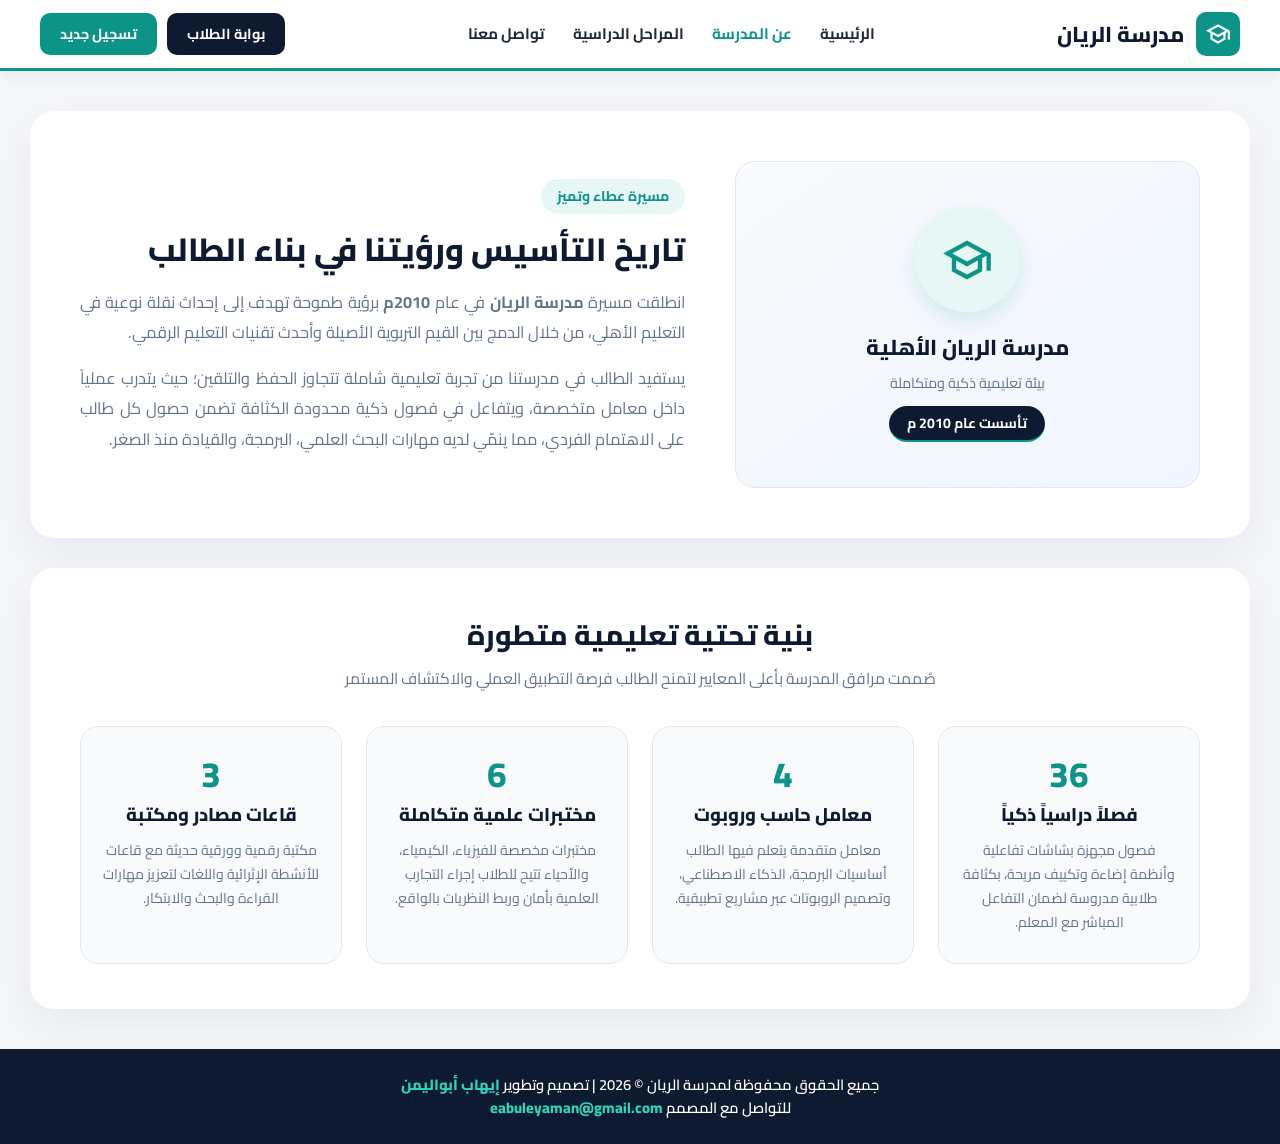
<file: about.html>
<!DOCTYPE html>
<html lang="ar" dir="rtl">
<head>
  <meta charset="UTF-8">
  <meta name="viewport" content="width=device-width, initial-scale=1.0">
  <title>عن المدرسة - مدرسة الريان</title>
  <link href="https://fonts.googleapis.com/css2?family=Cairo:wght@400;600;700;800&display=swap" rel="stylesheet">
  <link href="Css/about.css" rel="stylesheet">
</head>
<body>

<!-- الهيدر العلوي -->
<header class="main-header">
  <div class="header-container">
    <a href="index.html" class="header-logo">
      <div class="logo-icon-box">
        <svg xmlns="http://www.w3.org/2000/svg" width="26" height="26" viewBox="0 0 24 24" fill="currentColor">
          <path d="M12 3L1 9l4 2.18v6L12 21l7-3.82v-6l2-1.09V17h2V9L12 3zm6.82 6L12 12.72 5.18 9 12 5.28 18.82 9zM17 15.99l-5 2.73-5-2.73v-3.72L12 15l5-2.73v3.72z"/>
        </svg>
      </div>
      <span class="logo-title">مدرسة الريان</span>
    </a>

    <nav class="header-nav">
      <a href="index.html">الرئيسية</a>
      <a href="about.html" class="active">عن المدرسة</a>
      <a href="stages.html">المراحل الدراسية</a>
      <a href="content.html">تواصل معنا</a>
    </nav>
    
    <div class="header-buttons">
      <a href="https://ehab-mohammed98.github.io/Ryan/MotherBored.html" class="btn-navy">بوابة الطلاب</a>
      <a href="register.html" class="btn-teal">تسجيل جديد</a>
    </div>
  </div>
</header>

<!-- قسم عن المدرسة -->
<main class="about-section">
  
  <!-- 1. بطاقة التأسيس والرسالة -->
  <div class="about-card">
    <div class="about-logo-side">
      <div class="school-emblem">
        <svg xmlns="http://www.w3.org/2000/svg" width="52" height="52" viewBox="0 0 24 24" fill="currentColor">
          <path d="M12 3L1 9l4 2.18v6L12 21l7-3.82v-6l2-1.09V17h2V9L12 3zm6.82 6L12 12.72 5.18 9 12 5.28 18.82 9zM17 15.99l-5 2.73-5-2.73v-3.72L12 15l5-2.73v3.72z"/>
        </svg>
      </div>
      <h4>مدرسة الريان الأهلية</h4>
      <p style="color: #64748B; font-size: 0.9rem;">بيئة تعليمية ذكية ومتكاملة</p>
      <span class="founded-badge">تأسست عام 2010 م</span>
    </div>

    <div class="about-text-side">
      <span class="tag">مسيرة عطاء وتميز</span>
      <h2>تاريخ التأسيس ورؤيتنا في بناء الطالب</h2>
      <p>
        انطلقت مسيرة <strong>مدرسة الريان</strong> في عام <strong>2010م</strong> برؤية طموحة تهدف إلى إحداث نقلة نوعية في التعليم الأهلي، من خلال الدمج بين القيم التربوية الأصيلة وأحدث تقنيات التعليم الرقمي.
      </p>
      <p>
        يستفيد الطالب في مدرستنا من تجربة تعليمية شاملة تتجاوز الحفظ والتلقين؛ حيث يتدرب عملياً داخل معامل متخصصة، ويتفاعل في فصول ذكية محدودة الكثافة تضمن حصول كل طالب على الاهتمام الفردي، مما ينمّي لديه مهارات البحث العلمي، البرمجة، والقيادة منذ الصغر.
      </p>
    </div>
  </div>

  <!-- 2. بطاقة إحصائيات الفصول والمعامل وكيفية الاستفادة -->
  <section class="facilities-wrapper">
    <div class="facilities-header">
      <h3>بنية تحتية تعليمية متطورة</h3>
      <p>صُممت مرافق المدرسة بأعلى المعايير لتمنح الطالب فرصة التطبيق العملي والاكتشاف المستمر</p>
    </div>

    <div class="facilities-grid">
      <!-- الفصول الذكية -->
      <div class="facility-box">
        <span class="facility-num">36</span>
        <h4>فصلاً دراسياً ذكياً</h4>
        <p>فصول مجهزة بشاشات تفاعلية وأنظمة إضاءة وتكييف مريحة، بكثافة طلابية مدروسة لضمان التفاعل المباشر مع المعلم.</p>
      </div>

      <!-- معامل الحاسب والذكاء الاصطناعي -->
      <div class="facility-box">
        <span class="facility-num">4</span>
        <h4>معامل حاسب وروبوت</h4>
        <p>معامل متقدمة يتعلم فيها الطالب أساسيات البرمجة، الذكاء الاصطناعي، وتصميم الروبوتات عبر مشاريع تطبيقية.</p>
      </div>

      <!-- المختبرات العلمية -->
      <div class="facility-box">
        <span class="facility-num">6</span>
        <h4>مختبرات علمية متكاملة</h4>
        <p>مختبرات مخصصة للفيزياء، الكيمياء، والأحياء تتيح للطلاب إجراء التجارب العلمية بأمان وربط النظريات بالواقع.</p>
      </div>

      <!-- المكتبة والمرافق الإثرائية -->
      <div class="facility-box">
        <span class="facility-num">3</span>
        <h4>قاعات مصادر ومكتبة</h4>
        <p>مكتبة رقمية وورقية حديثة مع قاعات للأنشطة الإثرائية واللغات لتعزيز مهارات القراءة والبحث والابتكار.</p>
      </div>
    </div>
  </section>

</main>

<!-- الفوتر -->
<footer class="footer">
  <p class="footer-title">جميع الحقوق محفوظة لمدرسة الريان © 2026 | تصميم وتطوير <span>إيهاب أبواليمن</span></p>
  <p class="footer-title"> للتواصل مع المصمم <span> eabuleyaman@gmail.com </span></p>
</footer>

</body>
</html>
</file>
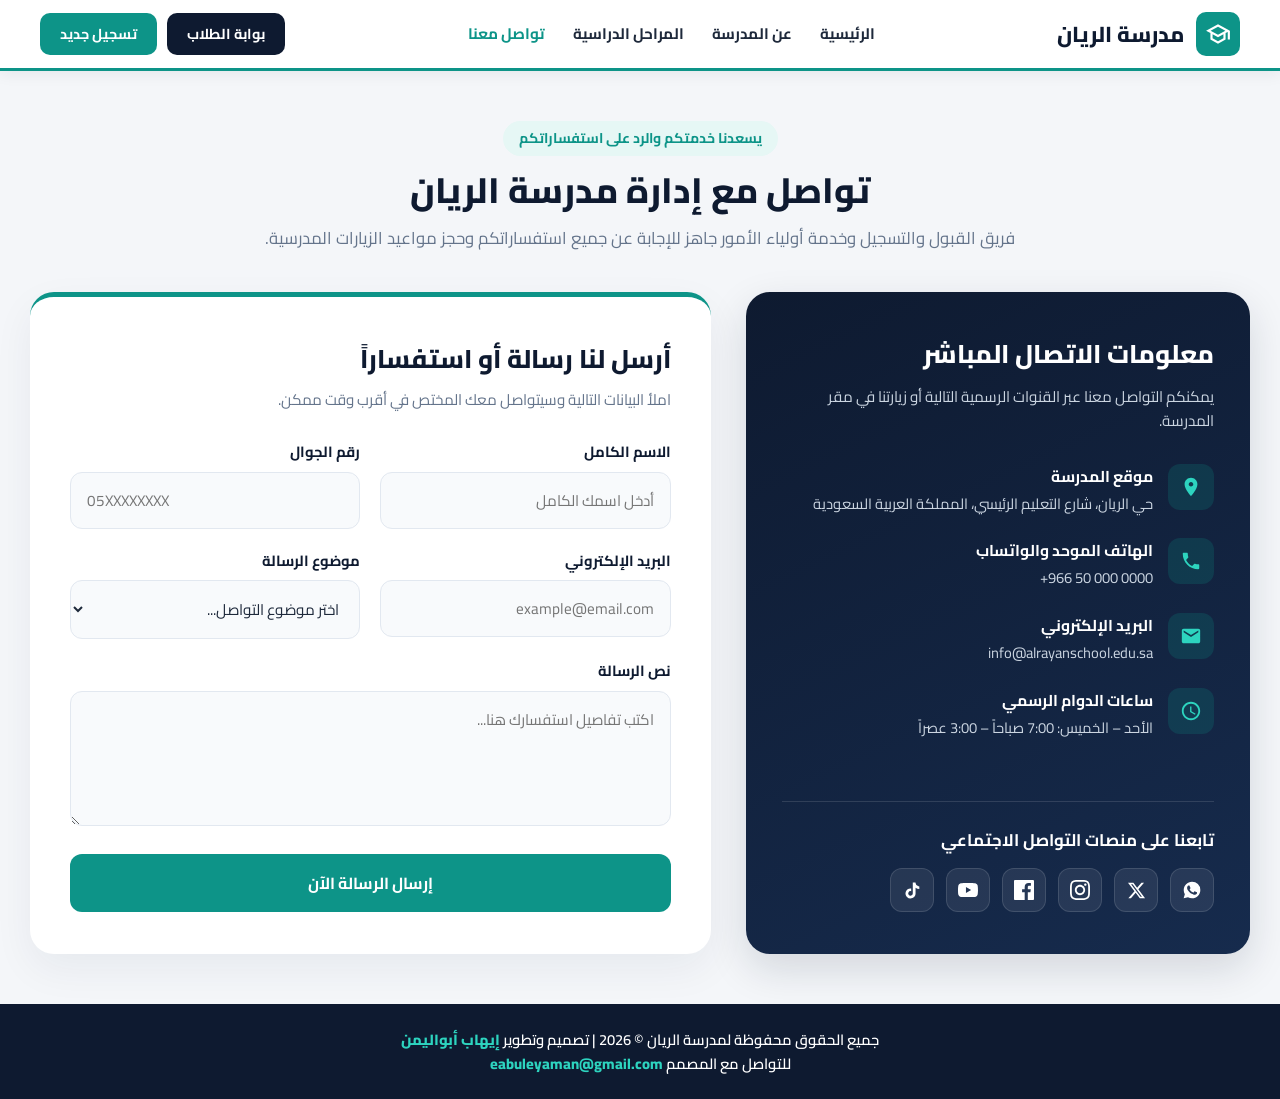
<file: content.html>
<!DOCTYPE html>
<html lang="ar" dir="rtl">
<head>
  <meta charset="UTF-8">
  <meta name="viewport" content="width=device-width, initial-scale=1.0">
  <title>تواصل معنا - مدرسة الريان</title>
  <link href="https://fonts.googleapis.com/css2?family=Cairo:wght@400;600;700;800&display=swap" rel="stylesheet">
  <link href="Css/content.css" rel="Stylesheet">
</head>
<body>

<!-- الهيدر العلوي -->
<header class="main-header">
  <div class="header-container">
    <a href="index.html" class="header-logo">
      <div class="logo-icon-box">
        <svg xmlns="http://www.w3.org/2000/svg" width="26" height="26" viewBox="0 0 24 24" fill="currentColor">
          <path d="M12 3L1 9l4 2.18v6L12 21l7-3.82v-6l2-1.09V17h2V9L12 3zm6.82 6L12 12.72 5.18 9 12 5.28 18.82 9zM17 15.99l-5 2.73-5-2.73v-3.72L12 15l5-2.73v3.72z"/>
        </svg>
      </div>
      <span class="logo-title">مدرسة الريان</span>
    </a>

    <nav class="header-nav">
      <a href="index.html">الرئيسية</a>
      <a href="about.html">عن المدرسة</a>
      <a href="stages.html">المراحل الدراسية</a>
      <a href="contact.html" class="active">تواصل معنا</a>
    </nav>

    <div class="header-buttons">
      <a href="https://ehab-mohammed98.github.io/Ryan/MotherBored.html" class="btn-navy">بوابة الطلاب</a>
      <a href="register.html" class="btn-teal">تسجيل جديد</a>
    </div>
  </div>
</header>

<!-- قسم التواصل -->
<main class="contact-section">
  <div class="section-header">
    <span class="tag">يسعدنا خدمتكم والرد على استفساراتكم</span>
    <h1>تواصل مع إدارة مدرسة الريان</h1>
    <p>فريق القبول والتسجيل وخدمة أولياء الأمور جاهز للإجابة عن جميع استفساراتكم وحجز مواعيد الزيارات المدرسية.</p>
  </div>

  <div class="contact-wrapper">

    <!-- بطاقة بيانات الاتصال ومواقع التواصل -->
    <aside class="contact-info-card">
      <div>
        <h2>معلومات الاتصال المباشر</h2>
        <p>يمكنكم التواصل معنا عبر القنوات الرسمية التالية أو زيارتنا في مقر المدرسة.</p>

        <div class="info-list">
          <div class="info-item">
            <div class="info-icon">
              <svg xmlns="http://www.w3.org/2000/svg" width="22" height="22" viewBox="0 0 24 24" fill="currentColor">
                <path d="M12 2C8.13 2 5 5.13 5 9c0 5.25 7 13 7 13s7-7.75 7-13c0-3.87-3.13-7-7-7zm0 9.5c-1.38 0-2.5-1.12-2.5-2.5s1.12-2.5 2.5-2.5 2.5 1.12 2.5 2.5-1.12 2.5-2.5 2.5z"/>
              </svg>
            </div>
            <div class="info-details">
              <h4>موقع المدرسة</h4>
              <p style="direction: rtl;">حي الريان، شارع التعليم الرئيسي، المملكة العربية السعودية</p>
            </div>
          </div>

          <div class="info-item">
            <div class="info-icon">
              <svg xmlns="http://www.w3.org/2000/svg" width="22" height="22" viewBox="0 0 24 24" fill="currentColor">
                <path d="M6.62 10.79c1.44 2.83 3.76 5.14 6.59 6.59l2.2-2.2c.27-.27.67-.36 1.02-.24 1.12.37 2.33.57 3.57.57.55 0 1 .45 1 1V20c0 .55-.45 1-1 1-9.39 0-17-7.61-17-17 0-.55.45-1 1-1h3.5c.55 0 1 .45 1 1 0 1.25.2 2.45.57 3.57.11.35.03.74-.25 1.02l-2.2 2.2z"/>
              </svg>
            </div>
            <div class="info-details">
              <h4>الهاتف الموحد والواتساب</h4>
              <a href="tel:+966500000000">+966 50 000 0000</a>
            </div>
          </div>

          <div class="info-item">
            <div class="info-icon">
              <svg xmlns="http://www.w3.org/2000/svg" width="22" height="22" viewBox="0 0 24 24" fill="currentColor">
                <path d="M20 4H4c-1.1 0-1.99.9-1.99 2L2 18c0 1.1.9 2 2 2h16c1.1 0 2-.9 2-2V6c0-1.1-.9-2-2-2zm0 4l-8 5-8-5V6l8 5 8-5v2z"/>
              </svg>
            </div>
            <div class="info-details">
              <h4>البريد الإلكتروني</h4>
              <a href="mailto:info@alrayanschool.edu.sa">info@alrayanschool.edu.sa</a>
            </div>
          </div>

          <div class="info-item">
            <div class="info-icon">
              <svg xmlns="http://www.w3.org/2000/svg" width="22" height="22" viewBox="0 0 24 24" fill="currentColor">
                <path d="M11.99 2C6.47 2 2 6.48 2 12s4.47 10 9.99 10C17.52 22 22 17.52 22 12S17.52 2 11.99 2zM12 20c-4.42 0-8-3.58-8-8s3.58-8 8-8 8 3.58 8 8-3.58 8-8 8zm.5-13H11v6l5.25 3.15.75-1.23-4.5-2.67z"/>
              </svg>
            </div>
            <div class="info-details">
              <h4>ساعات الدوام الرسمي</h4>
              <p style="direction: rtl;">الأحد – الخميس: 7:00 صباحاً – 3:00 عصراً</p>
            </div>
          </div>
        </div>
      </div>

      <!-- مواقع التواصل الاجتماعي -->
      <div class="social-box">
        <h3>تابعنا على منصات التواصل الاجتماعي</h3>
        <div class="social-links">
          <!-- واتساب -->
          <a href="#" class="social-btn" title="واتساب" aria-label="واتساب">
            <svg width="20" height="20" viewBox="0 0 24 24" fill="currentColor">
              <path d="M12.031 2c-5.516 0-9.969 4.453-9.969 9.969 0 1.758.458 3.474 1.328 4.988L2 22l5.182-1.359a9.927 9.927 0 0 0 4.849 1.258h.004c5.515 0 9.968-4.453 9.968-9.969A9.93 9.93 0 0 0 19.08 4.92 9.904 9.904 0 0 0 12.031 2zm5.82 14.274c-.245.69-1.425 1.32-1.972 1.404-.503.077-1.14.11-1.84-.112-.426-.135-.972-.316-1.672-.618-2.942-1.27-4.863-4.234-5.01-4.43-.146-.195-1.196-1.59-1.196-3.033 0-1.443.756-2.152 1.024-2.445.268-.293.585-.366.78-.366.195 0 .39.002.561.01.18.009.421-.068.659.503.244.586.83 2.025.903 2.172.073.146.122.317.024.512-.097.195-.146.317-.293.488-.146.171-.307.381-.439.512-.146.146-.299.305-.128.598.171.293.758 1.251 1.628 2.027 1.119.998 2.062 1.307 2.355 1.454.293.146.463.122.634-.073.171-.195.732-.854.927-1.147.195-.293.39-.244.659-.146.268.098 1.708.805 2 .952.293.146.488.22.561.342.073.122.073.707-.172 1.397z"/>
            </svg>
          </a>

          <!-- منصة X (تويتر) -->
          <a href="#" class="social-btn" title="منصة X" aria-label="منصة X">
            <svg width="19" height="19" viewBox="0 0 24 24" fill="currentColor">
              <path d="M18.244 2.25h3.308l-7.227 8.26 8.502 11.24H16.17l-5.214-6.817L4.99 21.75H1.68l7.73-8.835L1.254 2.25H8.08l4.713 6.231zm-1.161 17.52h1.833L7.084 4.126H5.117z"/>
            </svg>
          </a>

          <!-- إنستغرام -->
          <a href="#" class="social-btn" title="إنستغرام" aria-label="إنستغرام">
            <svg width="20" height="20" viewBox="0 0 24 24" fill="currentColor">
              <path d="M12 2.163c3.204 0 3.584.012 4.85.07 3.252.148 4.771 1.691 4.919 4.919.058 1.265.069 1.645.069 4.849 0 3.205-.012 3.584-.069 4.849-.149 3.225-1.664 4.771-4.919 4.919-1.266.058-1.644.07-4.85.07-3.204 0-3.584-.012-4.849-.07-3.26-.149-4.771-1.699-4.919-4.92-.058-1.265-.07-1.644-.07-4.849 0-3.204.013-3.583.07-4.849.149-3.227 1.664-4.771 4.919-4.919 1.266-.057 1.645-.069 4.849-.069zm0-2.163c-3.259 0-3.667.014-4.947.072-4.358.2-6.78 2.618-6.98 6.98-.059 1.281-.073 1.689-.073 4.948 0 3.259.014 3.668.072 4.948.2 4.358 2.618 6.78 6.98 6.98 1.281.058 1.689.072 4.948.072 3.259 0 3.668-.014 4.948-.072 4.354-.2 6.782-2.618 6.979-6.98.059-1.28.073-1.689.073-4.948 0-3.259-.014-3.667-.072-4.947-.196-4.354-2.617-6.78-6.979-6.98-1.281-.059-1.69-.073-4.949-.073zm0 5.838c-3.403 0-6.162 2.759-6.162 6.162s2.759 6.163 6.162 6.163 6.162-2.759 6.162-6.163c0-3.403-2.759-6.162-6.162-6.162zm0 10.162c-2.209 0-4-1.79-4-4 0-2.209 1.791-4 4-4s4 1.791 4 4c0 2.21-1.791 4-4 4zm6.406-11.845c-.796 0-1.441.645-1.441 1.44s.645 1.44 1.441 1.44c.795 0 1.439-.645 1.439-1.44s-.644-1.44-1.439-1.44z"/>
            </svg>
          </a>

          <!-- فيسبوك -->
          <a href="#" class="social-btn" title="فيسبوك" aria-label="فيسبوك">
            <svg width="20" height="20" viewBox="0 0 24 24" fill="currentColor">
              <path d="M22.675 0h-21.35c-.732 0-1.325.593-1.325 1.325v21.351c0 .731.593 1.324 1.325 1.324h11.495v-9.294h-3.128v-3.622h3.128v-2.671c0-3.1 1.893-4.788 4.659-4.788 1.325 0 2.463.099 2.795.143v3.24l-1.918.001c-1.504 0-1.795.715-1.795 1.763v2.313h3.587l-.467 3.622h-3.12v9.293h6.116c.73 0 1.323-.593 1.323-1.325v-21.35c0-.732-.593-1.325-1.325-1.325z"/>
            </svg>
          </a>

          <!-- يوتيوب -->
          <a href="#" class="social-btn" title="يوتيوب" aria-label="يوتيوب">
            <svg width="20" height="20" viewBox="0 0 24 24" fill="currentColor">
              <path d="M23.498 6.186a3.016 3.016 0 0 0-2.122-2.136C19.505 3.545 12 3.545 12 3.545s-7.505 0-9.377.505A3.017 3.017 0 0 0 .502 6.186C0 8.07 0 12 0 12s0 3.93.502 5.814a3.016 3.016 0 0 0 2.122 2.136c1.871.505 9.376.505 9.376.505s7.505 0 9.377-.505a3.015 3.015 0 0 0 2.122-2.136C24 15.93 24 12 24 12s0-3.93-.502-5.814zM9.545 15.568V8.432L15.818 12l-6.273 3.568z"/>
            </svg>
          </a>

          <!-- تيك توك -->
          <a href="#" class="social-btn" title="تيك توك" aria-label="تيك توك">
            <svg width="19" height="19" viewBox="0 0 24 24" fill="currentColor">
              <path d="M19.59 6.69a4.83 4.83 0 0 1-3.77-4.25V2h-3.45v13.67a2.89 2.89 0 0 1-5.2 1.74 2.89 2.89 0 0 1 2.31-4.64 2.93 2.93 0 0 1 .88.13V9.4a6.84 6.84 0 0 0-1-.05A6.33 6.33 0 0 0 5 20.1a6.34 6.34 0 0 0 10.86-4.43v-7a8.16 8.16 0 0 0 4.77 1.52v-3.4a4.85 4.85 0 0 1-1-.1z"/>
            </svg>
          </a>
        </div>
      </div>
    </aside>

    <!-- بطاقة نموذج المراسلة -->
    <div class="contact-form-card">
      <h2>أرسل لنا رسالة أو استفساراً</h2>
      <p>املأ البيانات التالية وسيتواصل معك المختص في أقرب وقت ممكن.</p>

      <form id="contactForm">
        <div class="form-grid">
          <div class="form-group">
            <label for="fullName">الاسم الكامل</label>
            <input type="text" id="fullName" class="form-control" placeholder="أدخل اسمك الكامل" required>
          </div>

          <div class="form-group">
            <label for="phone">رقم الجوال</label>
            <input type="tel" id="phone" class="form-control" placeholder="05XXXXXXXX" required>
          </div>

          <div class="form-group">
            <label for="email">البريد الإلكتروني</label>
            <input type="email" id="email" class="form-control" placeholder="example@email.com">
          </div>

          <div class="form-group">
            <label for="subject">موضوع الرسالة</label>
            <select id="subject" class="form-control" required>
              <option value="">اختر موضوع التواصل...</option>
              <option value="admission">القبول والتسجيل</option>
              <option value="visit">حجز جولة وزيارة للمدرسة</option>
              <option value="fees">الاستفسار عن الرسوم الدراسية</option>
              <option value="suggestion">اقتراح أو ملاحظة</option>
              <option value="other">استفسار عام</option>
            </select>
          </div>

          <div class="form-group full-width">
            <label for="message">نص الرسالة</label>
            <textarea id="message" class="form-control" placeholder="اكتب تفاصيل استفسارك هنا..." required></textarea>
          </div>

          <div class="form-group full-width">
            <button type="submit" class="btn-teal submit-btn">إرسال الرسالة الآن</button>
          </div>
        </div>

        <div id="successMsg" class="success-msg">
          ✓ تم استلام رسالتك بنجاح! سيتواصل معك فريق مدرسة الريان قريباً.
        </div>
      </form>
    </div>

  </div>
</main>

<!-- الفوتر في أسفل الشاشة -->
<footer class="footer">
  <p class="footer-title">جميع الحقوق محفوظة لمدرسة الريان © 2026 | تصميم وتطوير <span>إيهاب أبواليمن</span></p>
  <p class="footer-title"> للتواصل مع المصمم <span> eabuleyaman@gmail.com </span></p>
</footer>

<script>
  document.getElementById('contactForm').addEventListener('submit', function(e) {
    e.preventDefault();
    document.getElementById('successMsg').style.display = 'block';
    this.reset();
  });
</script>

</body>
</html>
</file>
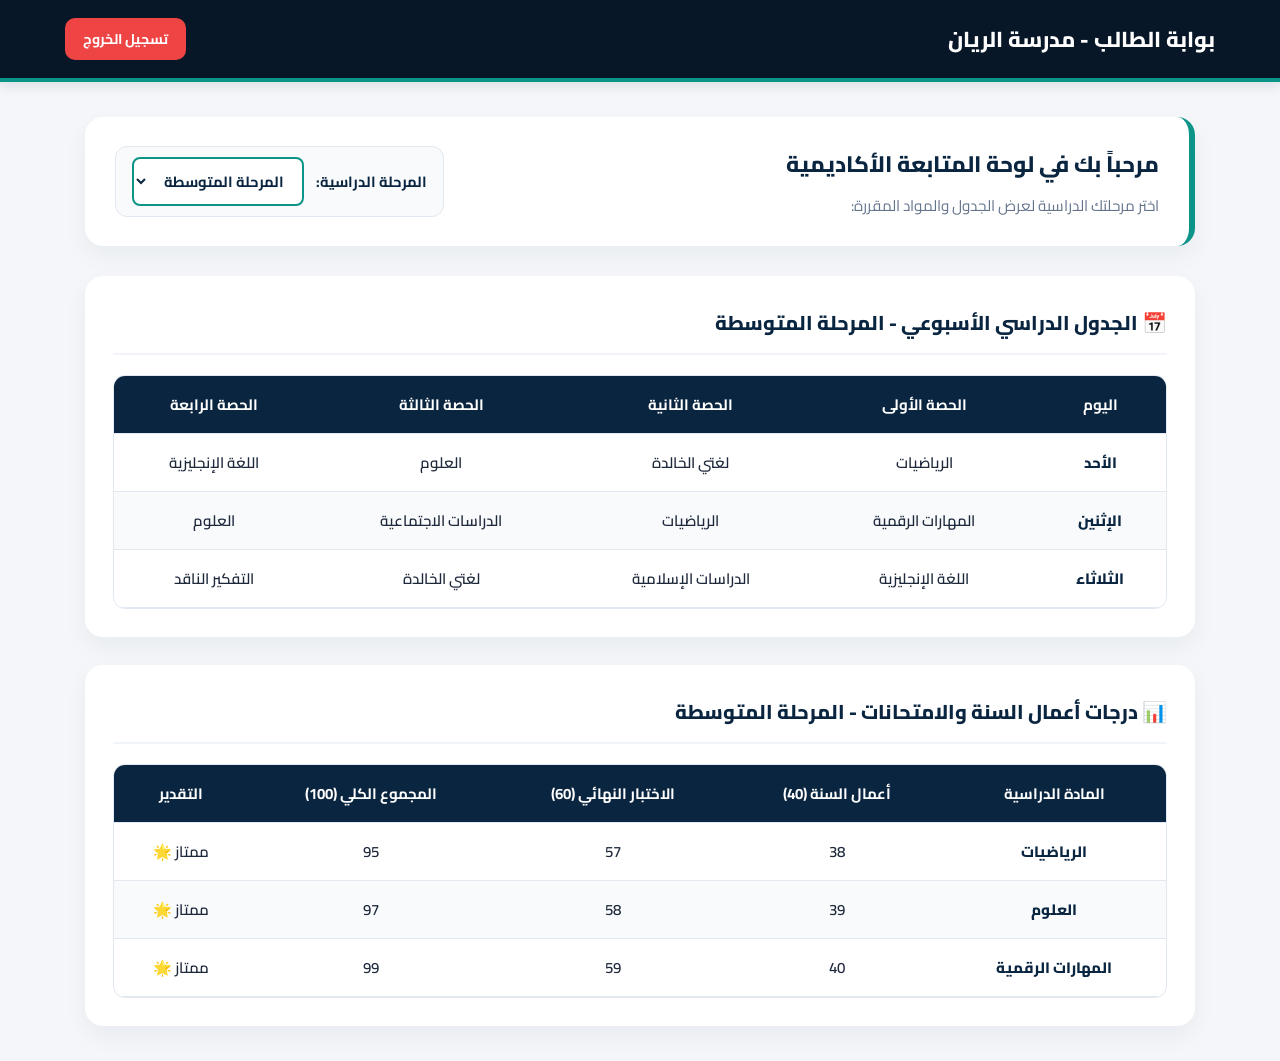
<file: dashboard.html>
<!DOCTYPE html>
<html lang="ar" dir="rtl">
<head>
  <meta charset="UTF-8">
  <meta name="viewport" content="width=device-width, initial-scale=1.0">
  <title>لوحة الطالب - مدرسة الريان</title>
  <link href="https://fonts.googleapis.com/css2?family=Cairo:wght@400;600;700;800&display=swap" rel="stylesheet">
  <link rel="stylesheet" href="Css/dashboard.css">
</head>
<body>

  <!-- هيدر اللوحة -->
  <header class="dashboard-header">
    <div class="dash-nav-container">
      <h2>بوابة الطالب - مدرسة الريان</h2>
      <a href="portal.html" class="logout-btn">تسجيل الخروج</a>
    </div>
  </header>

  <!-- محتوى لوحة الطالب -->
  <main class="dashboard-container">
    
    <!-- بطاقة الترحيب واختيار المرحلة -->
    <div class="welcome-card flex-welcome">
      <div>
        <h3>مرحباً بك في لوحة المتابعة الأكاديمية</h3>
        <p>اختر مرحلتك الدراسية لعرض الجدول والمواد المقررة:</p>
      </div>
      
      <!-- قائمة التبديل بين المراحل -->
      <div class="stage-selector">
        <label for="stageSelect">المرحلة الدراسية:</label>
        <select id="stageSelect" onchange="changeStageData()">
          <option value="primary">المرحلة الابتدائية</option>
          <option value="middle" selected>المرحلة المتوسطة</option>
          <option value="high">المرحلة الثانوية</option>
        </select>
      </div>
    </div>

    <!-- قسم الجدول الدراسي -->
    <section class="dash-section">
      <h3 id="scheduleTitle">📅 الجدول الدراسي الأسبوعي - المرحلة المتوسطة</h3>
      <div class="table-responsive">
        <table class="schedule-table">
          <thead>
            <tr>
              <th>اليوم</th>
              <th>الحصة الأولى</th>
              <th>الحصة الثانية</th>
              <th>الحصة الثالثة</th>
              <th>الحصة الرابعة</th>
            </tr>
          </thead>
          <tbody id="scheduleBody">
            <!-- يتم تعبئته تلقائياً بالجافاسكريبت حسب المرحلة -->
          </tbody>
        </table>
      </div>
    </section>

    <!-- قسم الدرجات -->
    <section class="dash-section">
      <h3 id="gradesTitle">📊 درجات أعمال السنة والامتحانات - المرحلة المتوسطة</h3>
      <div class="table-responsive">
        <table class="schedule-table">
          <thead>
            <tr>
              <th>المادة الدراسية</th>
              <th>أعمال السنة (40)</th>
              <th>الاختبار النهائي (60)</th>
              <th>المجموع الكلي (100)</th>
              <th>التقدير</th>
            </tr>
          </thead>
          <tbody id="gradesBody">
            <!-- يتم تعبئته تلقائياً بالجافاسكريبت حسب المرحلة -->
          </tbody>
        </table>
      </div>
    </section>

  </main>

  <!-- كود الجافاسكريبت لتبديل المواد والجدول حسب المرحلة -->
  <script>
    const stagesData = {
      primary: {
        name: "المرحلة الابتدائية",
        schedule: [
          ["الأحد", "لغتي الجميلة", "الرياضيات", "القرآن الكريم", "التربية الفنية"],
          ["الإثنين", "الرياضيات", "العلوم", "اللغة الإنجليزية", "التربية البدنية"],
          ["الثلاثاء", "لغتي الجميلة", "الدراسات الإسلامية", "المهارات الحياتية", "الرياضيات"]
        ],
        grades: [
          ["لغتي الجميلة", "39", "58", "97", "ممتاز 🌟"],
          ["الرياضيات", "37", "56", "93", "ممتاز 🌟"],
          ["العلوم", "40", "59", "99", "ممتاز 🌟"]
        ]
      },
      middle: {
        name: "المرحلة المتوسطة",
        schedule: [
          ["الأحد", "الرياضيات", "لغتي الخالدة", "العلوم", "اللغة الإنجليزية"],
          ["الإثنين", "المهارات الرقمية", "الرياضيات", "الدراسات الاجتماعية", "العلوم"],
          ["الثلاثاء", "اللغة الإنجليزية", "الدراسات الإسلامية", "لغتي الخالدة", "التفكير الناقد"]
        ],
        grades: [
          ["الرياضيات", "38", "57", "95", "ممتاز 🌟"],
          ["العلوم", "39", "58", "97", "ممتاز 🌟"],
          ["المهارات الرقمية", "40", "59", "99", "ممتاز 🌟"]
        ]
      },
      high: {
        name: "المرحلة الثانوية",
        schedule: [
          ["الأحد", "الفيزياء", "الرياضيات المتقدمة", "الكيمياء", "اللغة الإنجليزية"],
          ["الإثنين", "الأحياء", "علم البيانات والذكاء الاصطناعي", "الفيزياء", "الكفايات اللغوية"],
          ["الثلاثاء", "الرياضيات المتقدمة", "الكيمياء", "التقنية الرقمية", "قدرات وتحصيلي"]
        ],
        grades: [
          ["الرياضيات المتقدمة", "37", "56", "93", "ممتاز 🌟"],
          ["الفيزياء", "38", "58", "96", "ممتاز 🌟"],
          ["علم البيانات والذكاء الاصطناعي", "40", "60", "100", "ممتاز 🌟"]
        ]
      }
    };

    function changeStageData() {
      const selected = document.getElementById("stageSelect").value;
      const data = stagesData[selected];

      // تحديث العناوين
      document.getElementById("scheduleTitle").innerText = `📅 الجدول الدراسي الأسبوعي - ${data.name}`;
      document.getElementById("gradesTitle").innerText = `📊 درجات أعمال السنة والامتحانات - ${data.name}`;

      // تحديث الجدول الدراسي
      const scheduleBody = document.getElementById("scheduleBody");
      scheduleBody.innerHTML = data.schedule.map(row => 
        `<tr>${row.map(cell => `<td>${cell}</td>`).join('')}</tr>`
      ).join('');

      // تحديث جدول الدرجات
      const gradesBody = document.getElementById("gradesBody");
      gradesBody.innerHTML = data.grades.map(row => 
        `<tr>${row.map(cell => `<td>${cell}</td>`).join('')}</tr>`
      ).join('');
    }

    // تشغيل الدالة عند فتح الصفحة لأول مرة
    window.onload = changeStageData;
  </script>

</body>
</html>
</file>
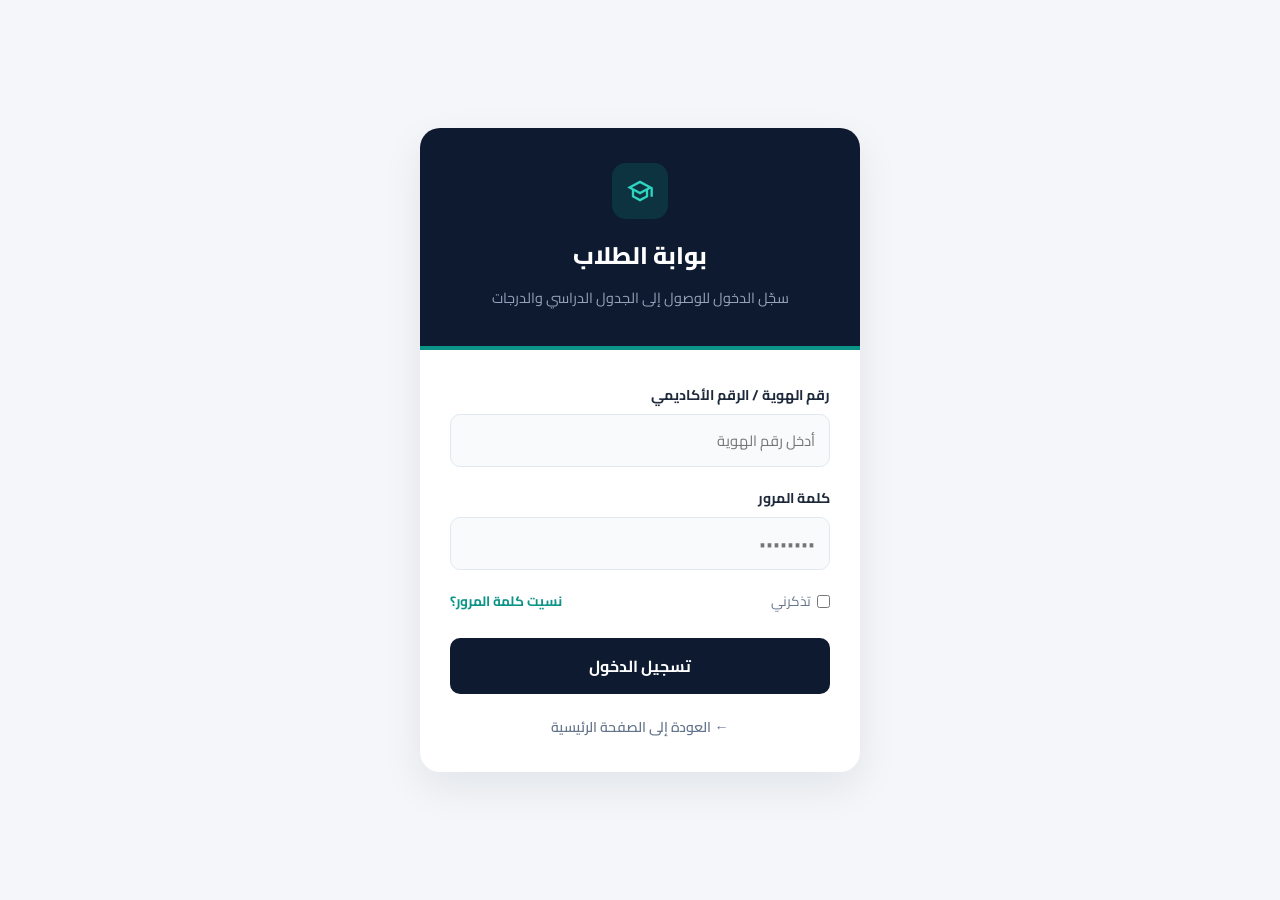
<file: portal.html>
<!DOCTYPE html>
<html lang="ar" dir="rtl">
<head>
  <meta charset="UTF-8">
  <meta name="viewport" content="width=device-width, initial-scale=1.0">
  <title>بوابة الطلاب - مدرسة الريان</title>
  <link href="https://fonts.googleapis.com/css2?family=Cairo:wght@400;600;700;800&display=swap" rel="stylesheet">
  <link rel="stylesheet" href="Css/portal.css">
</head>
<body>

  <div class="portal-card">
    <div class="portal-header">
      <div class="portal-icon">
        <svg xmlns="http://www.w3.org/2000/svg" width="28" height="28" viewBox="0 0 24 24" fill="currentColor">
          <path d="M12 3L1 9l4 2.18v6L12 21l7-3.82v-6l2-1.09V17h2V9L12 3zm6.82 6L12 12.72 5.18 9 12 5.28 18.82 9zM17 15.99l-5 2.73-5-2.73v-3.72L12 15l5-2.73v3.72z"/>
        </svg>
      </div>
      <h2>بوابة الطلاب</h2>
      <p>سجّل الدخول للوصول إلى الجدول الدراسي والدرجات</p>
    </div>

    <div class="portal-body">
      <form action="login_process.php" method="POST">
        <div class="input-group">
          <label for="studentId">رقم الهوية / الرقم الأكاديمي</label>
          <input type="text" id="studentId" placeholder="أدخل رقم الهوية" required>
        </div>

        <div class="input-group">
          <label for="password">كلمة المرور</label>
          <input type="password" id="password" placeholder="••••••••" required>
        </div>

        <div class="portal-options">
          <label><input type="checkbox"> تذكرني</label>
          <a href="logn in .html">نسيت كلمة المرور؟</a>
        </div>

        <button type="submit" class="btn-login"> تسجيل الدخول </button>
      </form>

      <a href="index.html" class="back-home">← العودة إلى الصفحة الرئيسية</a>
    </div>
  </div>

</body>
</html>
</file>
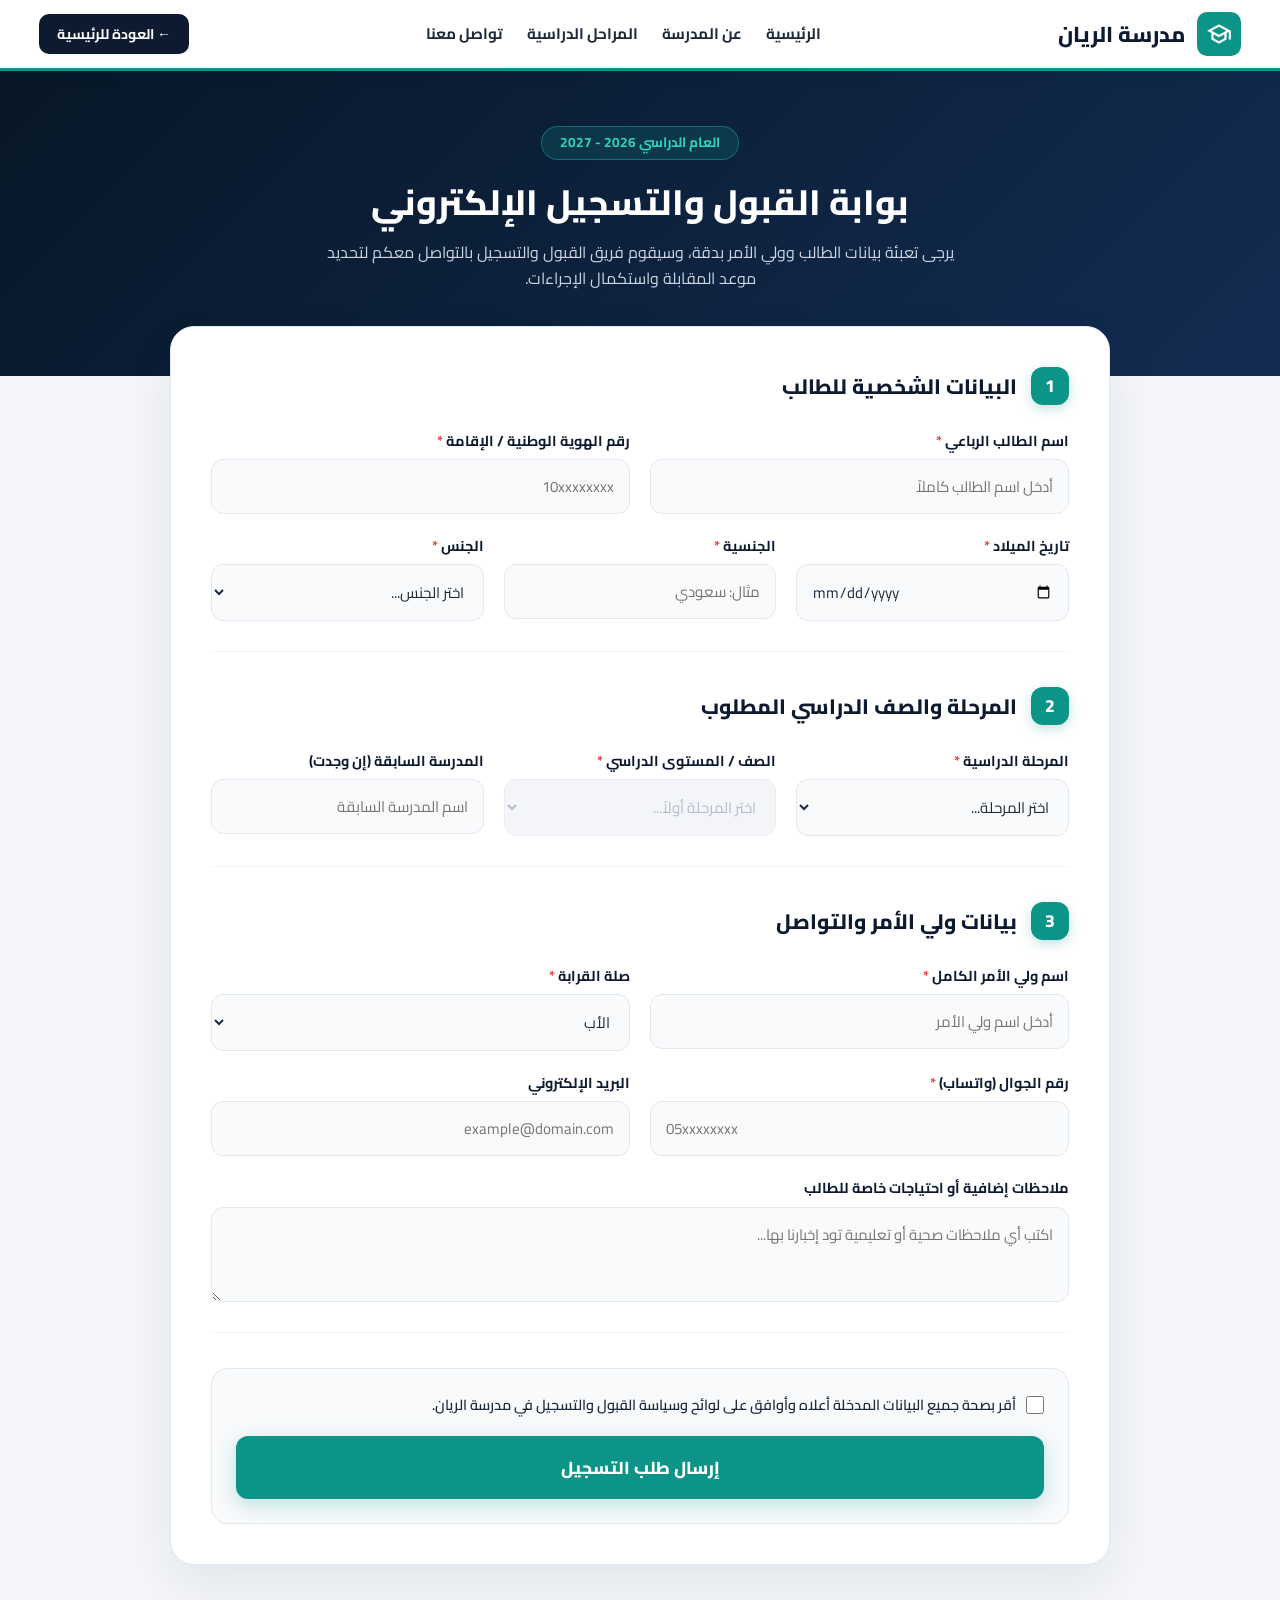
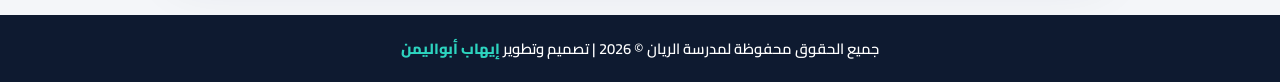
<file: register.html>
<!DOCTYPE html>
<html lang="ar" dir="rtl">
<head>
  <meta charset="UTF-8">
  <meta name="viewport" content="width=device-width, initial-scale=1.0">
  <title>التسجيل والقبول - مدرسة الريان</title>
  <link href="https://fonts.googleapis.com/css2?family=Cairo:wght@400;600;700;800&display=swap" rel="stylesheet">
  
  <style>
    :root {
      --navy-dark: #071727;
      --navy-primary: #0E1A30;
      --teal-accent: #0D9488;
      --teal-hover: #0F766E;
      --teal-light: #E6F7F5;
      --gold-badge: #F59E0B;
      --bg-body: #F4F6F9;
      --text-dark: #1E293B;
      --text-muted: #64748B;
      --border-color: #E2E8F0;
    }

    * {
      box-sizing: border-box;
      margin: 0;
      padding: 0;
    }

    body {
      font-family: 'Cairo', sans-serif;
      background-color: var(--bg-body);
      color: var(--text-dark);
      direction: rtl;
      line-height: 1.6;
      min-height: 100vh;
      display: flex;
      flex-direction: column;
    }

    /* =========================================
       1. الهيدر الموحد
       ========================================= */
    .main-header {
      width: 100%;
      background-color: #ffffff;
      box-shadow: 0 2px 15px rgba(10, 37, 64, 0.08);
      position: sticky;
      top: 0;
      z-index: 1000;
      border-bottom: 3px solid var(--teal-accent);
    }

    .header-container {
      max-width: 1250px;
      margin: 0 auto;
      padding: 12px 24px;
      display: flex;
      align-items: center;
      justify-content: space-between;
      flex-wrap: wrap;
      gap: 15px;
    }

    .header-logo {
      display: flex;
      align-items: center;
      gap: 12px;
      text-decoration: none;
    }

    .logo-icon-box {
      width: 44px;
      height: 44px;
      background-color: var(--teal-accent);
      color: #ffffff;
      border-radius: 10px;
      display: flex;
      align-items: center;
      justify-content: center;
    }

    .logo-title {
      font-size: 1.35rem;
      font-weight: 800;
      color: var(--navy-primary);
    }

    .header-nav {
      display: flex;
      align-items: center;
      gap: 24px;
    }

    .header-nav a {
      text-decoration: none;
      color: var(--text-dark);
      font-size: 0.95rem;
      font-weight: 700;
      transition: color 0.3s;
    }

    .header-nav a:hover {
      color: var(--teal-accent);
    }

    .btn-back {
      background-color: var(--navy-primary);
      color: #ffffff;
      text-decoration: none;
      padding: 9px 18px;
      border-radius: 10px;
      font-size: 0.88rem;
      font-weight: 700;
      transition: all 0.3s ease;
    }

    .btn-back:hover {
      background-color: var(--teal-accent);
    }

    /* =========================================
       2. بانر العنوان العلوي (Hero Banner)
       ========================================= */
    .reg-hero {
      background: linear-gradient(135deg, var(--navy-dark) 0%, #132C52 100%);
      color: #ffffff;
      padding: 55px 20px 85px;
      text-align: center;
    }

    .reg-badge {
      display: inline-block;
      background-color: rgba(13, 148, 136, 0.2);
      color: #2DD4BF;
      border: 1px solid rgba(45, 212, 191, 0.35);
      padding: 5px 18px;
      border-radius: 20px;
      font-size: 0.85rem;
      font-weight: 700;
      margin-bottom: 14px;
    }

    .reg-hero h1 {
      font-size: 2.2rem;
      font-weight: 800;
      margin-bottom: 10px;
    }

    .reg-hero p {
      color: #CBD5E1;
      font-size: 1rem;
      max-width: 650px;
      margin: 0 auto;
    }

    /* =========================================
       3. حاوية النموذج الرئيسية
       ========================================= */
    .reg-main {
      max-width: 980px;
      width: 100%;
      margin: -50px auto 50px;
      padding: 0 20px;
      flex-grow: 1;
    }

    .reg-card {
      background: #ffffff;
      border-radius: 24px;
      box-shadow: 0 20px 50px rgba(10, 37, 64, 0.08);
      padding: 40px;
      border: 1px solid var(--border-color);
    }

    /* أقسام النموذج */
    .form-section {
      margin-bottom: 35px;
      padding-bottom: 30px;
      border-bottom: 1.5px solid #F1F5F9;
    }

    .form-section:last-of-type {
      border-bottom: none;
      margin-bottom: 20px;
      padding-bottom: 0;
    }

    .section-title {
      display: flex;
      align-items: center;
      gap: 14px;
      margin-bottom: 24px;
    }

    .step-circle {
      width: 38px;
      height: 38px;
      background-color: var(--teal-accent);
      color: #ffffff;
      border-radius: 12px;
      display: flex;
      align-items: center;
      justify-content: center;
      font-weight: 800;
      font-size: 1.1rem;
      box-shadow: 0 4px 12px rgba(13, 148, 136, 0.25);
    }

    .section-title h3 {
      color: var(--navy-primary);
      font-size: 1.3rem;
      font-weight: 800;
    }

    /* شبكات توزيع الحقول */
    .grid-2 {
      display: grid;
      grid-template-columns: repeat(2, 1fr);
      gap: 20px;
      margin-bottom: 20px;
    }

    .grid-3 {
      display: grid;
      grid-template-columns: repeat(3, 1fr);
      gap: 20px;
      margin-bottom: 20px;
    }

    .grid-2:last-child,
    .grid-3:last-child {
      margin-bottom: 0;
    }

    /* تنسيق حقول الإدخال */
    .input-group {
      display: flex;
      flex-direction: column;
      gap: 7px;
    }

    .input-group label {
      font-size: 0.9rem;
      font-weight: 700;
      color: var(--navy-primary);
    }

    .input-group label span {
      color: #EF4444;
    }

    .input-group input,
    .input-group select,
    .input-group textarea {
      width: 100%;
      padding: 12px 15px;
      border: 1.5px solid var(--border-color);
      border-radius: 12px;
      font-family: inherit;
      font-size: 0.94rem;
      color: var(--text-dark);
      background-color: #F8FAFC;
      transition: all 0.25s ease;
    }

    .input-group input:focus,
    .input-group select:focus,
    .input-group textarea:focus {
      outline: none;
      border-color: var(--teal-accent);
      background-color: #ffffff;
      box-shadow: 0 0 0 4px rgba(13, 148, 136, 0.12);
    }

    .input-group select:disabled {
      background-color: #EEF2F6;
      color: #94A3B8;
      cursor: not-allowed;
    }

    .input-group textarea {
      resize: vertical;
      min-height: 95px;
    }

    /* تذييل النموذج وزر الإرسال */
    .form-bottom {
      background-color: #F8FAFC;
      padding: 24px;
      border-radius: 16px;
      border: 1px solid var(--border-color);
      display: flex;
      flex-direction: column;
      gap: 20px;
    }

    .agree-label {
      display: flex;
      align-items: flex-start;
      gap: 10px;
      font-size: 0.9rem;
      font-weight: 600;
      color: var(--text-dark);
      cursor: pointer;
    }

    .agree-label input[type="checkbox"] {
      width: 18px;
      height: 18px;
      margin-top: 3px;
      accent-color: var(--teal-accent);
      cursor: pointer;
    }

    .btn-submit-reg {
      width: 100%;
      background-color: var(--teal-accent);
      color: #ffffff;
      border: none;
      padding: 15px;
      border-radius: 12px;
      font-family: inherit;
      font-size: 1.08rem;
      font-weight: 800;
      cursor: pointer;
      transition: all 0.3s ease;
      box-shadow: 0 6px 20px rgba(13, 148, 136, 0.25);
    }

    .btn-submit-reg:hover {
      background-color: var(--navy-primary);
      transform: translateY(-2px);
    }

    /* رسالة النجاح */
    .success-alert {
      display: none;
      background-color: var(--teal-light);
      color: var(--teal-hover);
      border: 1.5px solid var(--teal-accent);
      padding: 16px 20px;
      border-radius: 12px;
      font-weight: 700;
      text-align: center;
      margin-top: 15px;
    }

    /* =========================================
       4. الفوتر الموحد
       ========================================= */
    .footer {
      background-color: var(--navy-primary);
      color: #ffffff;
      text-align: center;
      padding: 22px 20px;
    }

    .footer-title {
      font-size: 0.92rem;
      font-weight: 600;
    }

    .footer-title span {
      color: #2DD4BF;
      font-weight: 800;
    }

    /* =========================================
       5. التجاوب مع جميع الشاشات
       ========================================= */
    @media (max-width: 850px) {
      .grid-3 {
        grid-template-columns: repeat(2, 1fr);
      }
    }

    @media (max-width: 680px) {
      .header-container {
        flex-direction: column;
        text-align: center;
      }
      .header-nav {
        flex-wrap: wrap;
        justify-content: center;
        gap: 14px;
      }
      .reg-hero {
        padding: 40px 16px 70px;
      }
      .reg-hero h1 {
        font-size: 1.65rem;
      }
      .reg-card {
        padding: 26px 18px;
      }
      .grid-2,
      .grid-3 {
        grid-template-columns: 1fr;
        gap: 16px;
      }
    }
  </style>
</head>
<body>

  <!-- 1. الهيدر -->
  <header class="main-header">
    <div class="header-container">
      <a href="index.html" class="header-logo">
        <div class="logo-icon-box">
          <svg xmlns="http://www.w3.org/2000/svg" width="26" height="26" viewBox="0 0 24 24" fill="currentColor">
            <path d="M12 3L1 9l4 2.18v6L12 21l7-3.82v-6l2-1.09V17h2V9L12 3zm6.82 6L12 12.72 5.18 9 12 5.28 18.82 9zM17 15.99l-5 2.73-5-2.73v-3.72L12 15l5-2.73v3.72z"/>
          </svg>
        </div>
        <span class="logo-title">مدرسة الريان</span>
      </a>

      <nav class="header-nav">
        <a href="index.html">الرئيسية</a>
        <a href="about.html">عن المدرسة</a>
        <a href="stages.html">المراحل الدراسية</a>
        <a href="content.html">تواصل معنا</a>
      </nav>

      <a href="index.html" class="btn-back">← العودة للرئيسية</a>
    </div>
  </header>

  <!-- 2. البانر العلوي -->
  <section class="reg-hero">
    <span class="reg-badge">العام الدراسي 2026 - 2027</span>
    <h1>بوابة القبول والتسجيل الإلكتروني</h1>
    <p>يرجى تعبئة بيانات الطالب وولي الأمر بدقة، وسيقوم فريق القبول والتسجيل بالتواصل معكم لتحديد موعد المقابلة واستكمال الإجراءات.</p>
  </section>

  <!-- 3. بطاقة النموذج -->
  <main class="reg-main">
    <div class="reg-card">
      <form id="registrationForm">

        <!-- القسم الأول: بيانات الطالب -->
        <div class="form-section">
          <div class="section-title">
            <span class="step-circle">1</span>
            <h3>البيانات الشخصية للطالب</h3>
          </div>

          <div class="grid-2">
            <div class="input-group">
              <label for="studentName">اسم الطالب الرباعي <span>*</span></label>
              <input type="text" id="studentName" name="studentName" placeholder="أدخل اسم الطالب كاملاً" required>
            </div>

            <div class="input-group">
              <label for="idNumber">رقم الهوية الوطنية / الإقامة <span>*</span></label>
              <input type="text" id="idNumber" name="idNumber" placeholder="10xxxxxxxx" maxlength="10" required>
            </div>
          </div>

          <div class="grid-3">
            <div class="input-group">
              <label for="birthDate">تاريخ الميلاد <span>*</span></label>
              <input type="date" id="birthDate" name="birthDate" required>
            </div>

            <div class="input-group">
              <label for="nationality">الجنسية <span>*</span></label>
              <input type="text" id="nationality" name="nationality" placeholder="مثال: سعودي" required>
            </div>

            <div class="input-group">
              <label for="gender">الجنس <span>*</span></label>
              <select id="gender" name="gender" required>
                <option value="" disabled selected>اختر الجنس...</option>
                <option value="male">بنين</option>
                <option value="female">بنات</option>
              </select>
            </div>
          </div>
        </div>

        <!-- القسم الثاني: المرحلة الدراسية -->
        <div class="form-section">
          <div class="section-title">
            <span class="step-circle">2</span>
            <h3>المرحلة والصف الدراسي المطلوب</h3>
          </div>

          <div class="grid-3">
            <div class="input-group">
              <label for="stage">المرحلة الدراسية <span>*</span></label>
              <select id="stage" name="stage" required>
                <option value="" disabled selected>اختر المرحلة...</option>
                <option value="kg">رياض الأطفال</option>
                <option value="primary">المرحلة الابتدائية</option>
                <option value="middle">المرحلة المتوسطة</option>
                <option value="high">المرحلة الثانوية</option>
              </select>
            </div>

            <div class="input-group">
              <label for="grade">الصف / المستوى الدراسي <span>*</span></label>
              <select id="grade" name="grade" disabled required>
                <option value="" disabled selected>اختر المرحلة أولاً...</option>
              </select>
            </div>

            <div class="input-group">
              <label for="prevSchool">المدرسة السابقة (إن وجدت)</label>
              <input type="text" id="prevSchool" name="prevSchool" placeholder="اسم المدرسة السابقة">
            </div>
          </div>
        </div>

        <!-- القسم الثالث: بيانات ولي الأمر -->
        <div class="form-section">
          <div class="section-title">
            <span class="step-circle">3</span>
            <h3>بيانات ولي الأمر والتواصل</h3>
          </div>

          <div class="grid-2">
            <div class="input-group">
              <label for="parentName">اسم ولي الأمر الكامل <span>*</span></label>
              <input type="text" id="parentName" name="parentName" placeholder="أدخل اسم ولي الأمر" required>
            </div>

            <div class="input-group">
              <label for="relation">صلة القرابة <span>*</span></label>
              <select id="relation" name="relation" required>
                <option value="father">الأب</option>
                <option value="mother">الأم</option>
                <option value="other">وكيل شرعي / قريب</option>
              </select>
            </div>
          </div>

          <div class="grid-2">
            <div class="input-group">
              <label for="mobile">رقم الجوال (واتساب) <span>*</span></label>
              <input type="tel" id="mobile" name="mobile" placeholder="05xxxxxxxx" required>
            </div>

            <div class="input-group">
              <label for="parentEmail">البريد الإلكتروني</label>
              <input type="email" id="parentEmail" name="parentEmail" placeholder="example@domain.com">
            </div>
          </div>

          <div class="input-group">
            <label for="notes">ملاحظات إضافية أو احتياجات خاصة للطالب</label>
            <textarea id="notes" name="notes" placeholder="اكتب أي ملاحظات صحية أو تعليمية تود إخبارنا بها..."></textarea>
          </div>
        </div>

        <!-- التذييل والإرسال -->
        <div class="form-bottom">
          <label class="agree-label">
            <input type="checkbox" required>
            <span>أقر بصحة جميع البيانات المدخلة أعلاه وأوافق على لوائح وسياسة القبول والتسجيل في مدرسة الريان.</span>
          </label>

          <button type="submit" class="btn-submit-reg">إرسال طلب التسجيل</button>

          <div id="successAlert" class="success-alert">
            ✓ تم استلام طلب تسجيل الطالب بنجاح! رقم الطلب المرجعي: <strong id="refNum"></strong> — سيتواصل معكم فريق القبول قريباً.
          </div>
        </div>

      </form>
    </div>
  </main>

  <!-- 4. الفوتر -->
  <footer class="footer">
    <p class="footer-title">جميع الحقوق محفوظة لمدرسة الريان © 2026 | تصميم وتطوير <span>إيهاب أبواليمن</span></p>
  </footer>
  <!-- كود تفعيل اختيار الصفوف وإرسال النموذج -->
<script src="Css/register.js"></script>
<script type="module" src="Js/registration-firebase.js"></script>
</body>
</html>
</file>
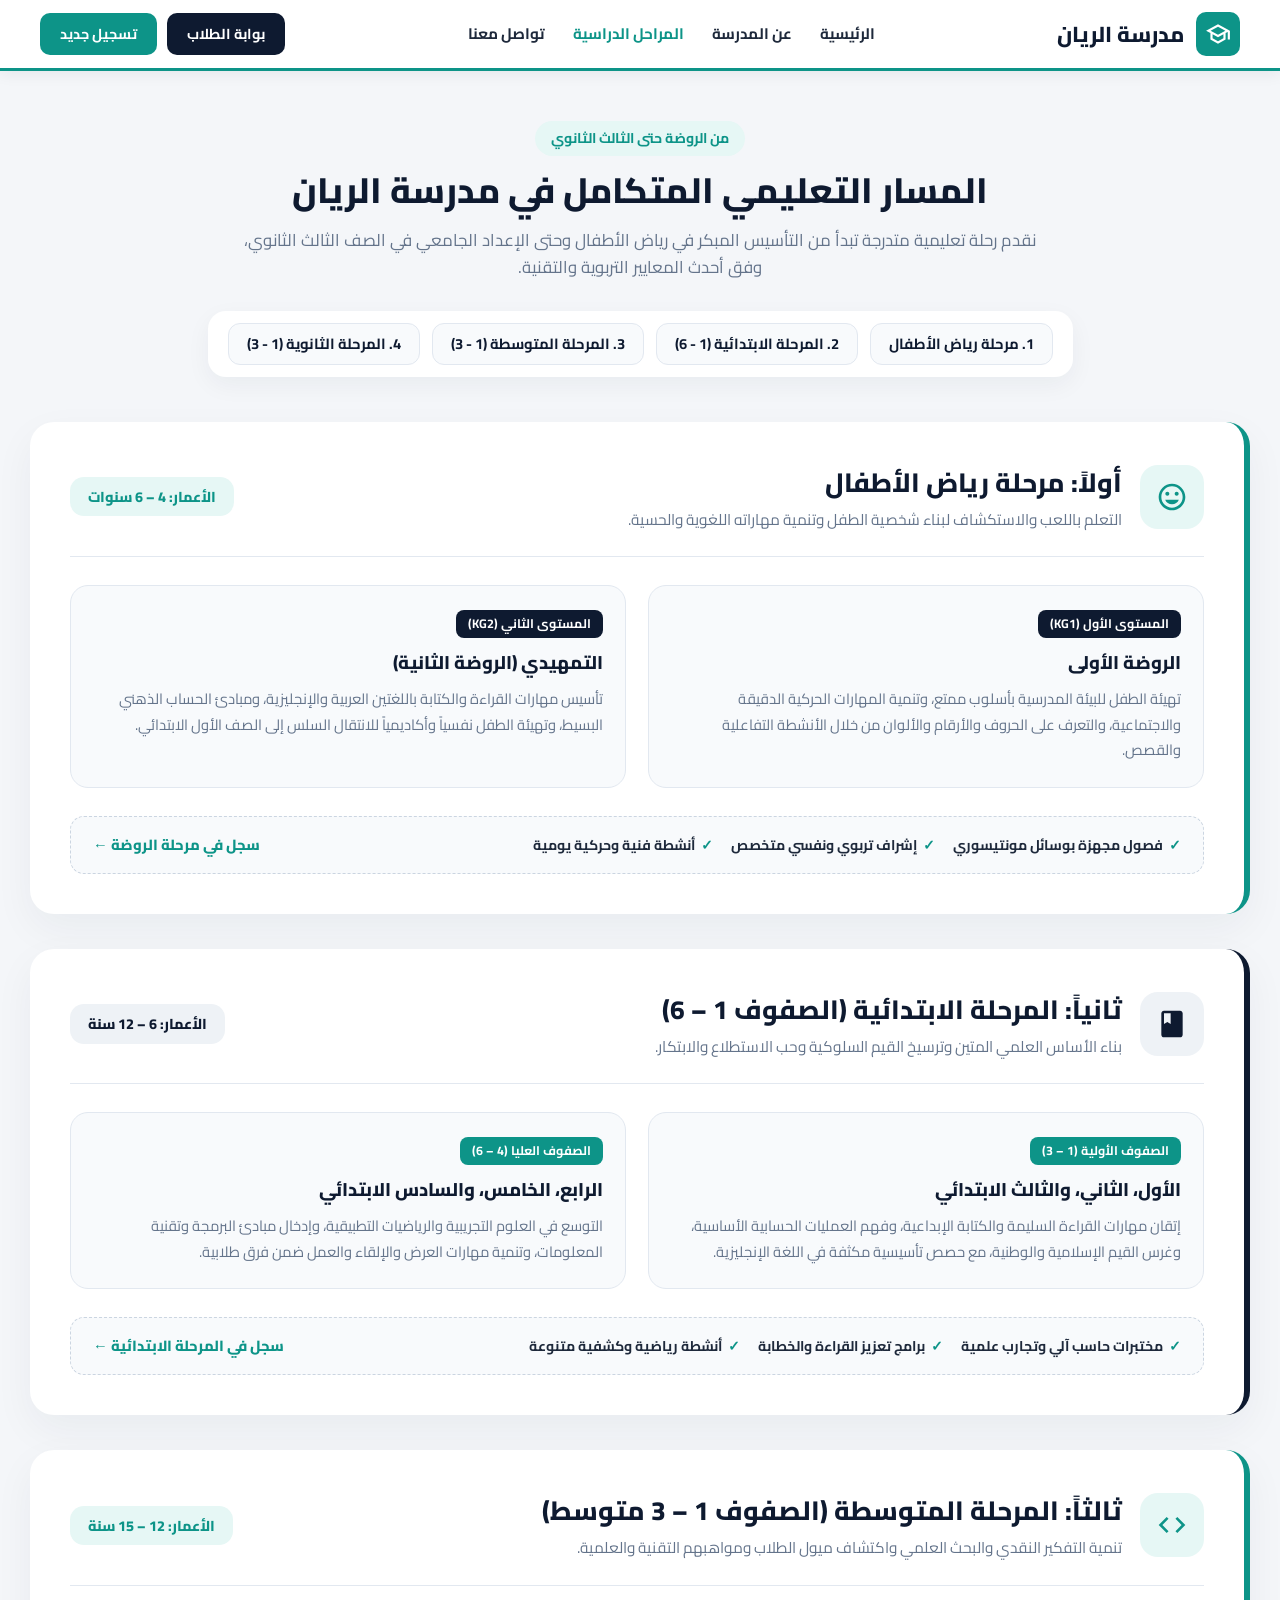
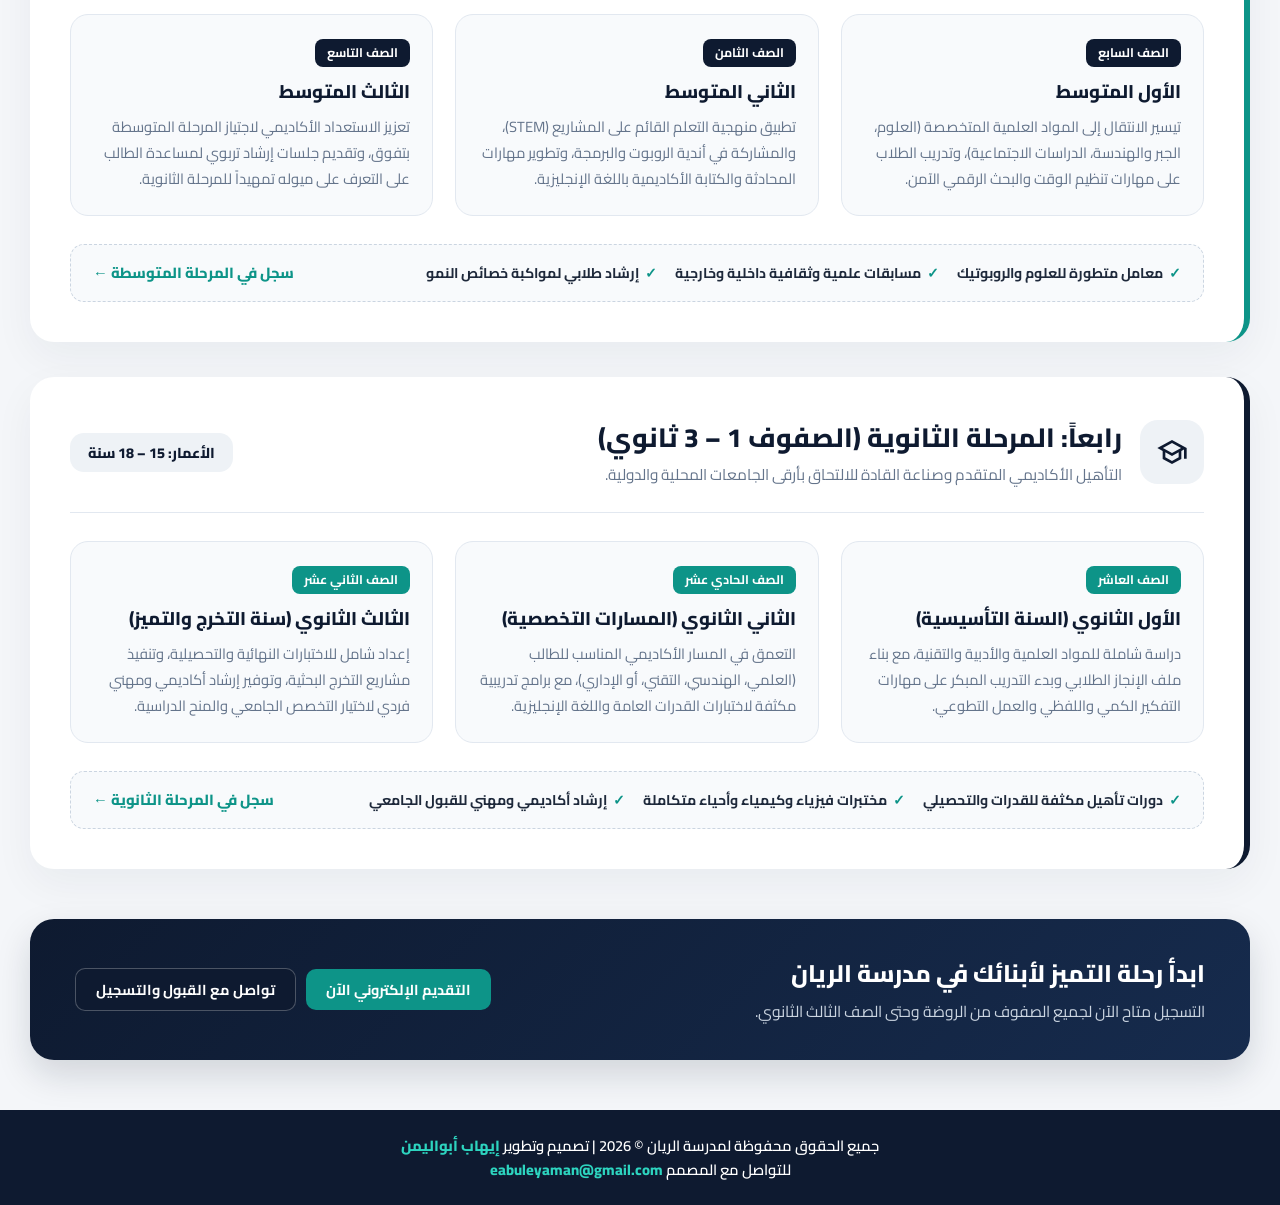
<file: stages.html>
<!DOCTYPE html>
<html lang="ar" dir="rtl">
<head>
  <meta charset="UTF-8">
  <meta name="viewport" content="width=device-width, initial-scale=1.0">
  <title>المراحل الدراسية - مدرسة الريان</title>
  <link href="https://fonts.googleapis.com/css2?family=Cairo:wght@400;600;700;800&display=swap" rel="stylesheet">
  <style>
    :root {
      --navy-dark: #071727;
      --navy-primary: #0E1A30;
      --teal-accent: #0D9488;
      --teal-light: #E6F7F5;
      --bg-body: #F4F6F9;
      --text-dark: #1E293B;
      --text-muted: #64748B;
    }

    * {
      box-sizing: border-box;
      margin: 0;
      padding: 0;
    }

    html {
      scroll-behavior: smooth;
    }

    html, body {
      min-height: 100%;
    }

    body {
      font-family: 'Cairo', sans-serif;
      background-color: var(--bg-body);
      color: var(--text-dark);
      direction: rtl;
      display: flex;
      flex-direction: column;
      justify-content: space-between;
      line-height: 1.6;
    }

    /* الهيدر بعرض الشاشة الكامل */
    .main-header {
      width: 100%;
      background-color: #ffffff;
      box-shadow: 0 2px 15px rgba(10, 37, 64, 0.08);
      position: sticky;
      top: 0;
      z-index: 1000;
      border-bottom: 3px solid var(--teal-accent);
    }

    .header-container {
      width: 100%;
      max-width: 100%;
      padding: 12px 40px;
      display: flex;
      align-items: center;
      justify-content: space-between;
      flex-wrap: wrap;
      gap: 15px;
    }

    .header-logo {
      display: flex;
      align-items: center;
      gap: 12px;
      text-decoration: none;
    }

    .logo-icon-box {
      width: 44px;
      height: 44px;
      background-color: var(--teal-accent);
      color: #ffffff;
      border-radius: 10px;
      display: flex;
      align-items: center;
      justify-content: center;
    }

    .logo-title {
      font-size: 1.35rem;
      font-weight: 800;
      color: var(--navy-primary);
    }

    .header-nav {
      display: flex;
      align-items: center;
      gap: 28px;
    }

    .header-nav a {
      text-decoration: none;
      color: var(--text-dark);
      font-size: 0.95rem;
      font-weight: 700;
      transition: color 0.3s;
    }

    .header-nav a:hover,
    .header-nav a.active {
      color: var(--teal-accent);
    }

    .header-buttons {
      display: flex;
      align-items: center;
      gap: 10px;
    }

    .btn-navy, .btn-teal {
      color: #ffffff;
      text-decoration: none;
      padding: 9px 20px;
      border-radius: 10px;
      font-size: 0.9rem;
      font-weight: 700;
      transition: all 0.3s ease;
      display: inline-block;
    }

    .btn-navy { background-color: var(--navy-primary); }
    .btn-teal { background-color: var(--teal-accent); }
    .btn-navy:hover { opacity: 0.92; transform: translateY(-1px); }
    .btn-teal:hover { opacity: 0.92; transform: translateY(-1px); }

    /* قسم المراحل الدراسية */
    .stages-section {
      width: 100%;
      flex-grow: 1;
      padding: 50px 30px;
      display: flex;
      flex-direction: column;
      align-items: center;
    }

    .section-header {
      text-align: center;
      max-width: 820px;
      margin-bottom: 30px;
    }

    .tag {
      display: inline-block;
      background-color: var(--teal-light);
      color: var(--teal-accent);
      font-weight: 700;
      font-size: 0.88rem;
      padding: 6px 16px;
      border-radius: 20px;
      margin-bottom: 12px;
    }

    .section-header h1 {
      color: var(--navy-primary);
      font-size: 2.2rem;
      font-weight: 800;
      margin-bottom: 14px;
      line-height: 1.3;
    }

    .section-header p {
      color: var(--text-muted);
      font-size: 1.05rem;
    }

    /* شريط التنقل السريع بين المراحل */
    .quick-nav {
      display: flex;
      flex-wrap: wrap;
      justify-content: center;
      gap: 12px;
      margin-bottom: 45px;
      background: #ffffff;
      padding: 12px 20px;
      border-radius: 18px;
      box-shadow: 0 8px 25px rgba(10, 37, 64, 0.05);
    }

    .quick-nav a {
      text-decoration: none;
      color: var(--navy-primary);
      font-weight: 700;
      font-size: 0.92rem;
      padding: 8px 18px;
      border-radius: 12px;
      background-color: #F8FAFC;
      border: 1px solid #E2E8F0;
      transition: all 0.3s ease;
    }

    .quick-nav a:hover {
      background-color: var(--teal-accent);
      color: #ffffff;
      border-color: var(--teal-accent);
    }

    /* حاوية كل مرحلة رئيسية */
    .stage-block {
      width: 100%;
      max-width: 1350px;
      background: #ffffff;
      border-radius: 24px;
      padding: 40px;
      margin-bottom: 35px;
      box-shadow: 0 15px 40px rgba(10, 37, 64, 0.05);
      border-right: 6px solid var(--teal-accent);
      scroll-margin-top: 95px;
    }

    .stage-block:nth-of-type(even) {
      border-right-color: var(--navy-primary);
    }

    .stage-block-header {
      display: flex;
      align-items: center;
      justify-content: space-between;
      flex-wrap: wrap;
      gap: 20px;
      padding-bottom: 24px;
      margin-bottom: 28px;
      border-bottom: 1px solid #E2E8F0;
    }

    .stage-header-info {
      display: flex;
      align-items: center;
      gap: 18px;
    }

    .stage-icon {
      width: 64px;
      height: 64px;
      background-color: var(--teal-light);
      color: var(--teal-accent);
      border-radius: 18px;
      display: flex;
      align-items: center;
      justify-content: center;
      flex-shrink: 0;
    }

    .stage-block:nth-of-type(even) .stage-icon {
      background-color: #EEF2F6;
      color: var(--navy-primary);
    }

    .stage-header-info h2 {
      color: var(--navy-primary);
      font-size: 1.65rem;
      font-weight: 800;
      margin-bottom: 4px;
    }

    .stage-header-info p {
      color: var(--text-muted);
      font-size: 0.96rem;
    }

    .stage-meta-badge {
      background-color: var(--teal-light);
      color: var(--teal-accent);
      padding: 8px 18px;
      border-radius: 14px;
      font-weight: 800;
      font-size: 0.9rem;
    }

    .stage-block:nth-of-type(even) .stage-meta-badge {
      background-color: #EEF2F6;
      color: var(--navy-primary);
    }

    /* شبكة الصفوف داخل كل مرحلة */
    .grades-grid {
      display: grid;
      grid-template-columns: repeat(auto-fit, minmax(280px, 1fr));
      gap: 22px;
      margin-bottom: 28px;
    }

    .grade-item {
      background-color: #F8FAFC;
      border: 1px solid #E2E8F0;
      border-radius: 18px;
      padding: 24px 22px;
      transition: all 0.3s ease;
    }

    .grade-item:hover {
      background-color: #ffffff;
      border-color: var(--teal-accent);
      transform: translateY(-4px);
      box-shadow: 0 10px 25px rgba(13, 148, 136, 0.08);
    }

    .grade-badge {
      display: inline-block;
      background-color: var(--navy-primary);
      color: #ffffff;
      font-size: 0.78rem;
      font-weight: 700;
      padding: 4px 12px;
      border-radius: 8px;
      margin-bottom: 10px;
    }

    .stage-block:nth-of-type(even) .grade-badge {
      background-color: var(--teal-accent);
    }

    .grade-item h3 {
      color: var(--navy-primary);
      font-size: 1.15rem;
      font-weight: 800;
      margin-bottom: 8px;
    }

    .grade-item p {
      color: var(--text-muted);
      font-size: 0.92rem;
      line-height: 1.75;
    }

    /* شريط المميزات أسفل كل مرحلة */
    .stage-highlights {
      display: flex;
      flex-wrap: wrap;
      align-items: center;
      justify-content: space-between;
      gap: 15px;
      background-color: #F8FAFC;
      padding: 16px 22px;
      border-radius: 14px;
      border: 1px dashed #CBD5E1;
    }

    .highlights-list {
      display: flex;
      flex-wrap: wrap;
      gap: 18px;
      list-style: none;
    }

    .highlights-list li {
      font-size: 0.88rem;
      font-weight: 700;
      color: var(--text-dark);
      display: flex;
      align-items: center;
      gap: 6px;
    }

    .highlights-list li span {
      color: var(--teal-accent);
      font-weight: 800;
    }

    .register-stage-link {
      text-decoration: none;
      color: var(--teal-accent);
      font-weight: 800;
      font-size: 0.92rem;
      white-space: nowrap;
    }

    .register-stage-link:hover {
      text-decoration: underline;
    }

    /* شريط دعوة للتسجيل أسفل المراحل */
    .cta-banner {
      width: 100%;
      max-width: 1350px;
      margin-top: 15px;
      background: linear-gradient(135deg, var(--navy-primary) 0%, #162B4D 100%);
      border-radius: 24px;
      padding: 36px 45px;
      color: #ffffff;
      display: flex;
      align-items: center;
      justify-content: space-between;
      flex-wrap: wrap;
      gap: 20px;
      box-shadow: 0 15px 35px rgba(14, 26, 48, 0.15);
    }

    .cta-text h3 {
      font-size: 1.5rem;
      font-weight: 800;
      margin-bottom: 6px;
    }

    .cta-text p {
      color: #CBD5E1;
      font-size: 0.98rem;
    }

    /* الفوتر بعرض كامل في الأسفل */
    .footer {
      width: 100%;
      background-color: var(--navy-primary);
      color: #ffffff;
      text-align: center;
      padding: 24px 20px;
    }

    .footer-title { font-size: 0.92rem; font-weight: 600; }
    .footer-title span { color: #2DD4BF; font-weight: 800; }

    /* التجاوب مع الهواتف والشاشات الصغيرة */
    @media (max-width: 768px) {
      .header-container {
        flex-direction: column;
        text-align: center;
        padding: 12px 20px;
      }
      .header-nav {
        flex-wrap: wrap;
        justify-content: center;
        gap: 14px;
      }
      .header-buttons {
        width: 100%;
        justify-content: center;
      }
      .stages-section {
        padding: 35px 16px;
      }
      .stage-block {
        padding: 25px 20px;
      }
      .section-header h1 {
        font-size: 1.7rem;
      }
      .stage-header-info h2 {
        font-size: 1.35rem;
      }
      .cta-banner {
        flex-direction: column;
        text-align: center;
        padding: 30px 20px;
      }
    }
  </style>
</head>
<body>

<!-- الهيدر العلوي -->
<header class="main-header">
  <div class="header-container">
    <a href="index.html" class="header-logo">
      <div class="logo-icon-box">
        <svg xmlns="http://www.w3.org/2000/svg" width="26" height="26" viewBox="0 0 24 24" fill="currentColor">
          <path d="M12 3L1 9l4 2.18v6L12 21l7-3.82v-6l2-1.09V17h2V9L12 3zm6.82 6L12 12.72 5.18 9 12 5.28 18.82 9zM17 15.99l-5 2.73-5-2.73v-3.72L12 15l5-2.73v3.72z"/>
        </svg>
      </div>
      <span class="logo-title">مدرسة الريان</span>
    </a>

    <nav class="header-nav">
      <a href="index.html">الرئيسية</a>
      <a href="about.html">عن المدرسة</a>
      <a href="stages.html" class="active">المراحل الدراسية</a>
      <a href="content.html">تواصل معنا</a>
    </nav>

    <div class="header-buttons">
      <a href="https://ehab-mohammed98.github.io/Ryan/MotherBored.html" class="btn-navy">بوابة الطلاب</a>
      <a href="register.html" class="btn-teal">تسجيل جديد</a>
    </div>
  </div>
</header>

<!-- قسم المراحل الدراسية التفصيلي -->
<main class="stages-section">
  <div class="section-header">
    <span class="tag">من الروضة حتى الثالث الثانوي</span>
    <h1>المسار التعليمي المتكامل في مدرسة الريان</h1>
    <p>نقدم رحلة تعليمية متدرجة تبدأ من التأسيس المبكر في رياض الأطفال وحتى الإعداد الجامعي في الصف الثالث الثانوي، وفق أحدث المعايير التربوية والتقنية.</p>
  </div>

  <!-- شريط التنقل السريع -->
  <div class="quick-nav">
    <a href="#kg">1. مرحلة رياض الأطفال</a>
    <a href="#primary">2. المرحلة الابتدائية (1 - 6)</a>
    <a href="#middle">3. المرحلة المتوسطة (1 - 3)</a>
    <a href="#high">4. المرحلة الثانوية (1 - 3)</a>
  </div>

  <!-- أولاً: مرحلة رياض الأطفال -->
  <section id="kg" class="stage-block">
    <div class="stage-block-header">
      <div class="stage-header-info">
        <div class="stage-icon">
          <svg xmlns="http://www.w3.org/2000/svg" width="32" height="32" viewBox="0 0 24 24" fill="currentColor">
            <path d="M12 2C6.48 2 2 6.48 2 12s4.48 10 10 10 10-4.48 10-10S17.52 2 12 2zm0 18c-4.41 0-8-3.59-8-8s3.59-8 8-8 8 3.59 8 8-3.59 8-8 8zm-3.5-9c.83 0 1.5-.67 1.5-1.5S9.33 8 8.5 8 7 8.67 7 9.5 7.67 11 8.5 11zm7 0c.83 0 1.5-.67 1.5-1.5S16.33 8 15.5 8 14 8.67 14 9.5s.67 1.5 1.5 1.5zm-3.5 6.5c2.33 0 4.31-1.46 5.11-3.5H6.89c.8 2.04 2.78 3.5 5.11 3.5z"/>
          </svg>
        </div>
        <div>
          <h2>أولاً: مرحلة رياض الأطفال</h2>
          <p>التعلم باللعب والاستكشاف لبناء شخصية الطفل وتنمية مهاراته اللغوية والحسية.</p>
        </div>
      </div>
      <span class="stage-meta-badge">الأعمار: 4 – 6 سنوات</span>
    </div>

    <div class="grades-grid">
      <div class="grade-item">
        <span class="grade-badge">المستوى الأول (KG1)</span>
        <h3>الروضة الأولى</h3>
        <p>تهيئة الطفل للبيئة المدرسية بأسلوب ممتع، وتنمية المهارات الحركية الدقيقة والاجتماعية، والتعرف على الحروف والأرقام والألوان من خلال الأنشطة التفاعلية والقصص.</p>
      </div>
      <div class="grade-item">
        <span class="grade-badge">المستوى الثاني (KG2)</span>
        <h3>التمهيدي (الروضة الثانية)</h3>
        <p>تأسيس مهارات القراءة والكتابة باللغتين العربية والإنجليزية، ومبادئ الحساب الذهني البسيط، وتهيئة الطفل نفسياً وأكاديمياً للانتقال السلس إلى الصف الأول الابتدائي.</p>
      </div>
    </div>

    <div class="stage-highlights">
      <ul class="highlights-list">
        <li><span>✓</span> فصول مجهزة بوسائل مونتيسوري</li>
        <li><span>✓</span> إشراف تربوي ونفسي متخصص</li>
        <li><span>✓</span> أنشطة فنية وحركية يومية</li>
      </ul>
      <a href="register.html" class="register-stage-link">سجل في مرحلة الروضة ←</a>
    </div>
  </section>

  <!-- ثانياً: المرحلة الابتدائية -->
  <section id="primary" class="stage-block">
    <div class="stage-block-header">
      <div class="stage-header-info">
        <div class="stage-icon">
          <svg xmlns="http://www.w3.org/2000/svg" width="32" height="32" viewBox="0 0 24 24" fill="currentColor">
            <path d="M18 2H6c-1.1 0-2 .9-2 2v16c0 1.1.9 2 2 2h12c1.1 0 2-.9 2-2V4c0-1.1-.9-2-2-2zM6 4h5v8l-2.5-1.5L6 12V4z"/>
          </svg>
        </div>
        <div>
          <h2>ثانياً: المرحلة الابتدائية (الصفوف 1 – 6)</h2>
          <p>بناء الأساس العلمي المتين وترسيخ القيم السلوكية وحب الاستطلاع والابتكار.</p>
        </div>
      </div>
      <span class="stage-meta-badge">الأعمار: 6 – 12 سنة</span>
    </div>

    <div class="grades-grid">
      <div class="grade-item">
        <span class="grade-badge">الصفوف الأولية (1 – 3)</span>
        <h3>الأول، الثاني، والثالث الابتدائي</h3>
        <p>إتقان مهارات القراءة السليمة والكتابة الإبداعية، وفهم العمليات الحسابية الأساسية، وغرس القيم الإسلامية والوطنية، مع حصص تأسيسية مكثفة في اللغة الإنجليزية.</p>
      </div>
      <div class="grade-item">
        <span class="grade-badge">الصفوف العليا (4 – 6)</span>
        <h3>الرابع، الخامس، والسادس الابتدائي</h3>
        <p>التوسع في العلوم التجريبية والرياضيات التطبيقية، وإدخال مبادئ البرمجة وتقنية المعلومات، وتنمية مهارات العرض والإلقاء والعمل ضمن فرق طلابية.</p>
      </div>
    </div>

    <div class="stage-highlights">
      <ul class="highlights-list">
        <li><span>✓</span> مختبرات حاسب آلي وتجارب علمية</li>
        <li><span>✓</span> برامج تعزيز القراءة والخطابة</li>
        <li><span>✓</span> أنشطة رياضية وكشفية متنوعة</li>
      </ul>
      <a href="register.html" class="register-stage-link">سجل في المرحلة الابتدائية ←</a>
    </div>
  </section>

  <!-- ثالثاً: المرحلة المتوسطة -->
  <section id="middle" class="stage-block">
    <div class="stage-block-header">
      <div class="stage-header-info">
        <div class="stage-icon">
          <svg xmlns="http://www.w3.org/2000/svg" width="32" height="32" viewBox="0 0 24 24" fill="currentColor">
            <path d="M9.4 16.6L4.8 12l4.6-4.6L8 6l-6 6 6 6 1.4-1.4zm5.2 0l4.6-4.6-4.6-4.6L16 6l6 6-6 6-1.4-1.4z"/>
          </svg>
        </div>
        <div>
          <h2>ثالثاً: المرحلة المتوسطة (الصفوف 1 – 3 متوسط)</h2>
          <p>تنمية التفكير النقدي والبحث العلمي واكتشاف ميول الطلاب ومواهبهم التقنية والعلمية.</p>
        </div>
      </div>
      <span class="stage-meta-badge">الأعمار: 12 – 15 سنة</span>
    </div>

    <div class="grades-grid">
      <div class="grade-item">
        <span class="grade-badge">الصف السابع</span>
        <h3>الأول المتوسط</h3>
        <p>تيسير الانتقال إلى المواد العلمية المتخصصة (العلوم، الجبر والهندسة، الدراسات الاجتماعية)، وتدريب الطلاب على مهارات تنظيم الوقت والبحث الرقمي الآمن.</p>
      </div>
      <div class="grade-item">
        <span class="grade-badge">الصف الثامن</span>
        <h3>الثاني المتوسط</h3>
        <p>تطبيق منهجية التعلم القائم على المشاريع (STEM)، والمشاركة في أندية الروبوت والبرمجة، وتطوير مهارات المحادثة والكتابة الأكاديمية باللغة الإنجليزية.</p>
      </div>
      <div class="grade-item">
        <span class="grade-badge">الصف التاسع</span>
        <h3>الثالث المتوسط</h3>
        <p>تعزيز الاستعداد الأكاديمي لاجتياز المرحلة المتوسطة بتفوق، وتقديم جلسات إرشاد تربوي لمساعدة الطالب على التعرف على ميوله تمهيداً للمرحلة الثانوية.</p>
      </div>
    </div>

    <div class="stage-highlights">
      <ul class="highlights-list">
        <li><span>✓</span> معامل متطورة للعلوم والروبوتيك</li>
        <li><span>✓</span> مسابقات علمية وثقافية داخلية وخارجية</li>
        <li><span>✓</span> إرشاد طلابي لمواكبة خصائص النمو</li>
      </ul>
      <a href="register.html" class="register-stage-link">سجل في المرحلة المتوسطة ←</a>
    </div>
  </section>

  <!-- رابعاً: المرحلة الثانوية -->
  <section id="high" class="stage-block">
    <div class="stage-block-header">
      <div class="stage-header-info">
        <div class="stage-icon">
          <svg xmlns="http://www.w3.org/2000/svg" width="32" height="32" viewBox="0 0 24 24" fill="currentColor">
            <path d="M12 3L1 9l4 2.18v6L12 21l7-3.82v-6l2-1.09V17h2V9L12 3zm6.82 6L12 12.72 5.18 9 12 5.28 18.82 9zM17 15.99l-5 2.73-5-2.73v-3.72L12 15l5-2.73v3.72z"/>
          </svg>
        </div>
        <div>
          <h2>رابعاً: المرحلة الثانوية (الصفوف 1 – 3 ثانوي)</h2>
          <p>التأهيل الأكاديمي المتقدم وصناعة القادة للالتحاق بأرقى الجامعات المحلية والدولية.</p>
        </div>
      </div>
      <span class="stage-meta-badge">الأعمار: 15 – 18 سنة</span>
    </div>

    <div class="grades-grid">
      <div class="grade-item">
        <span class="grade-badge">الصف العاشر</span>
        <h3>الأول الثانوي (السنة التأسيسية)</h3>
        <p>دراسة شاملة للمواد العلمية والأدبية والتقنية، مع بناء ملف الإنجاز الطلابي وبدء التدريب المبكر على مهارات التفكير الكمي واللفظي والعمل التطوعي.</p>
      </div>
      <div class="grade-item">
        <span class="grade-badge">الصف الحادي عشر</span>
        <h3>الثاني الثانوي (المسارات التخصصية)</h3>
        <p>التعمق في المسار الأكاديمي المناسب للطالب (العلمي، الهندسي، التقني، أو الإداري)، مع برامج تدريبية مكثفة لاختبارات القدرات العامة واللغة الإنجليزية.</p>
      </div>
      <div class="grade-item">
        <span class="grade-badge">الصف الثاني عشر</span>
        <h3>الثالث الثانوي (سنة التخرج والتميز)</h3>
        <p>إعداد شامل للاختبارات النهائية والتحصيلية، وتنفيذ مشاريع التخرج البحثية، وتوفير إرشاد أكاديمي ومهني فردي لاختيار التخصص الجامعي والمنح الدراسية.</p>
      </div>
    </div>

    <div class="stage-highlights">
      <ul class="highlights-list">
        <li><span>✓</span> دورات تأهيل مكثفة للقدرات والتحصيلي</li>
        <li><span>✓</span> مختبرات فيزياء وكيمياء وأحياء متكاملة</li>
        <li><span>✓</span> إرشاد أكاديمي ومهني للقبول الجامعي</li>
      </ul>
      <a href="register.html" class="register-stage-link">سجل في المرحلة الثانوية ←</a>
    </div>
  </section>

  <!-- شريط دعوة للتسجيل -->
  <div class="cta-banner">
    <div class="cta-text">
      <h3>ابدأ رحلة التميز لأبنائك في مدرسة الريان</h3>
      <p>التسجيل متاح الآن لجميع الصفوف من الروضة وحتى الصف الثالث الثانوي.</p>
    </div>
    <div class="header-buttons">
      <a href="register.html" class="btn-teal">التقديم الإلكتروني الآن</a>
      <a href="content.html" class="btn-navy" style="border: 1px solid rgba(255,255,255,0.25);">تواصل مع القبول والتسجيل</a>
    </div>
  </div>
</main>

<!-- الفوتر في أسفل الشاشة -->
<footer class="footer">
  <p class="footer-title">جميع الحقوق محفوظة لمدرسة الريان © 2026 | تصميم وتطوير <span>إيهاب أبواليمن</span></p>
  <p class="footer-title"> للتواصل مع المصمم <span> eabuleyaman@gmail.com </span></p>
</footer>
</body>
</html>
</file>
<file: Css/about.css>
:root {
      --navy-dark: #071727;
      --navy-primary: #0E1A30;
      --teal-accent: #0D9488;
      --teal-light: #E6F7F5;
      --bg-body: #F4F6F9;
      --text-dark: #1E293B;
      --text-muted: #64748B;
    }

    * {
      box-sizing: border-box;
      margin: 0;
      padding: 0;
    }

    html, body {
      min-height: 100%;
    }

    body {
      font-family: 'Cairo', sans-serif;
      background-color: var(--bg-body);
      color: var(--text-dark);
      direction: rtl;
      display: flex;
      flex-direction: column;
      justify-content: space-between;
      line-height: 1.6;
    }

    /* الهيدر العلوي بعرض كامل */
    .main-header {
      width: 100%;
      background-color: #ffffff;
      box-shadow: 0 2px 15px rgba(10, 37, 64, 0.08);
      position: sticky;
      top: 0;
      z-index: 1000;
      border-bottom: 3px solid var(--teal-accent);
    }

    .header-container {
      width: 100%;
      padding: 12px 40px;
      display: flex;
      align-items: center;
      justify-content: space-between;
      flex-wrap: wrap;
      gap: 15px;
    }

    .header-logo {
      display: flex;
      align-items: center;
      gap: 12px;
      text-decoration: none;
    }

    .logo-icon-box {
      width: 44px;
      height: 44px;
      background-color: var(--teal-accent);
      color: #ffffff;
      border-radius: 10px;
      display: flex;
      align-items: center;
      justify-content: center;
    }

    .logo-title {
      font-size: 1.35rem;
      font-weight: 800;
      color: var(--navy-primary);
    }

    .header-nav {
      display: flex;
      align-items: center;
      gap: 28px;
    }

    .header-nav a {
      text-decoration: none;
      color: var(--text-dark);
      font-size: 0.95rem;
      font-weight: 700;
      transition: color 0.3s;
    }

    .header-nav a:hover,
    .header-nav a.active {
      color: var(--teal-accent);
    }

    .header-buttons {
      display: flex;
      align-items: center;
      gap: 10px;
    }

    .btn-navy, .btn-teal {
      color: #ffffff;
      text-decoration: none;
      padding: 9px 20px;
      border-radius: 10px;
      font-size: 0.9rem;
      font-weight: 700;
      transition: all 0.3s ease;
    }

    .btn-navy { background-color: var(--navy-primary); }
    .btn-teal { background-color: var(--teal-accent); }
    .btn-navy:hover, .btn-teal:hover { transform: translateY(-2px); opacity: 0.92; }

    /* قسم المحتوى بعرض كامل */
    .about-section {
      width: 100%;
      flex-grow: 1;
      display: flex;
      flex-direction: column;
      align-items: center;
      justify-content: center;
      padding: 40px 30px;
      gap: 30px;
    }

    /* البطاقة الرئيسية للتعريف والتأسيس */
    .about-card {
      width: 100%;
      max-width: 1350px;
      background: #ffffff;
      border-radius: 24px;
      padding: 50px;
      box-shadow: 0 15px 40px rgba(10, 37, 64, 0.06);
      display: grid;
      grid-template-columns: 1fr 1.3fr;
      align-items: center;
      gap: 50px;
    }

    /* بطاقة الشعار وسنة التأسيس */
    .about-logo-side {
      display: flex;
      flex-direction: column;
      align-items: center;
      justify-content: center;
      background: linear-gradient(145deg, #F8FAFC 0%, #EFF6FF 100%);
      border-radius: 20px;
      padding: 45px 25px;
      border: 1px solid #E2E8F0;
      text-align: center;
    }

    .school-emblem {
      width: 105px;
      height: 105px;
      background-color: var(--teal-light);
      color: var(--teal-accent);
      border-radius: 50%;
      display: flex;
      align-items: center;
      justify-content: center;
      margin-bottom: 18px;
      box-shadow: 0 8px 20px rgba(13, 148, 136, 0.15);
    }

    .about-logo-side h4 {
      color: var(--navy-primary);
      font-size: 1.35rem;
      font-weight: 800;
      margin-bottom: 6px;
    }

    .founded-badge {
      display: inline-block;
      background-color: var(--navy-primary);
      color: #ffffff;
      padding: 6px 18px;
      border-radius: 20px;
      font-size: 0.88rem;
      font-weight: 700;
      margin-top: 12px;
      border-bottom: 2px solid var(--teal-accent);
    }

    /* النصوص التعريفية */
    .about-text-side {
      text-align: right;
    }

    .tag {
      display: inline-block;
      background-color: var(--teal-light);
      color: var(--teal-accent);
      font-weight: 700;
      font-size: 0.88rem;
      padding: 6px 16px;
      border-radius: 20px;
      margin-bottom: 14px;
    }

    .about-text-side h2 {
      color: var(--navy-primary);
      font-size: 2rem;
      font-weight: 800;
      margin-bottom: 16px;
      line-height: 1.35;
    }

    .about-text-side p {
      color: var(--text-muted);
      font-size: 1.02rem;
      line-height: 1.85;
      margin-bottom: 16px;
      text-align: justify;
    }

    /* قسم المرافق وعدد الفصول والمعامل */
    .facilities-wrapper {
      width: 100%;
      max-width: 1350px;
      background: #ffffff;
      border-radius: 24px;
      padding: 45px 50px;
      box-shadow: 0 15px 40px rgba(10, 37, 64, 0.06);
    }

    .facilities-header {
      text-align: center;
      margin-bottom: 35px;
    }

    .facilities-header h3 {
      color: var(--navy-primary);
      font-size: 1.75rem;
      font-weight: 800;
      margin-bottom: 8px;
    }

    .facilities-header p {
      color: var(--text-muted);
      font-size: 0.98rem;
      max-width: 700px;
      margin: 0 auto;
    }

    .facilities-grid {
      display: grid;
      grid-template-columns: repeat(4, 1fr);
      gap: 24px;
    }

    .facility-box {
      background-color: #F8FAFC;
      border: 1.5px solid #E2E8F0;
      border-radius: 18px;
      padding: 28px 22px;
      text-align: center;
      transition: all 0.3s ease;
    }

    .facility-box:hover {
      transform: translateY(-5px);
      border-color: var(--teal-accent);
      box-shadow: 0 10px 25px rgba(13, 148, 136, 0.1);
    }

    .facility-num {
      display: block;
      font-size: 2.2rem;
      font-weight: 800;
      color: var(--teal-accent);
      margin-bottom: 6px;
      line-height: 1.1;
    }

    .facility-box h4 {
      color: var(--navy-primary);
      font-size: 1.15rem;
      font-weight: 800;
      margin-bottom: 10px;
    }

    .facility-box p {
      color: var(--text-muted);
      font-size: 0.88rem;
      line-height: 1.7;
    }

    /* الفوتر */
    .footer {
      width: 100%;
      background-color: var(--navy-primary);
      color: #ffffff;
      text-align: center;
      padding: 24px 20px;
    }

    .footer-title { font-size: 0.92rem; font-weight: 600; }
    .footer-title span { color: #2DD4BF; font-weight: 800; }

    /* التجاوب مع جميع الشاشات */
    @media (max-width: 1024px) {
      .facilities-grid {
        grid-template-columns: repeat(2, 1fr);
      }
    }

    @media (max-width: 900px) {
      .about-card {
        grid-template-columns: 1fr;
        padding: 35px 22px;
        gap: 30px;
      }
      .facilities-wrapper {
        padding: 35px 22px;
      }
      .header-container {
        flex-direction: column;
        text-align: center;
        padding: 12px 20px;
      }
      .header-nav {
        flex-wrap: wrap;
        justify-content: center;
        gap: 14px;
      }
      .header-buttons {
        width: 100%;
        justify-content: center;
      }
    }

    @media (max-width: 550px) {
      .facilities-grid {
        grid-template-columns: 1fr;
      }
    }
</file>
<file: Css/content.css>
:root {
      --navy-dark: #071727;
      --navy-primary: #0E1A30;
      --teal-accent: #0D9488;
      --teal-light: #E6F7F5;
      --bg-body: #F4F6F9;
      --text-dark: #1E293B;
      --text-muted: #64748B;
    }

    * {
      box-sizing: border-box;
      margin: 0;
      padding: 0;
    }

    html, body {
      min-height: 100%;
    }

    body {
      font-family: 'Cairo', sans-serif;
      background-color: var(--bg-body);
      color: var(--text-dark);
      direction: rtl;
      display: flex;
      flex-direction: column;
      justify-content: space-between;
      line-height: 1.6;
    }

    /* الهيدر بعرض الشاشة الكامل */
    .main-header {
      width: 100%;
      background-color: #ffffff;
      box-shadow: 0 2px 15px rgba(10, 37, 64, 0.08);
      position: sticky;
      top: 0;
      z-index: 1000;
      border-bottom: 3px solid var(--teal-accent);
    }

    .header-container {
      width: 100%;
      max-width: 100%;
      padding: 12px 40px;
      display: flex;
      align-items: center;
      justify-content: space-between;
      flex-wrap: wrap;
      gap: 15px;
    }

    .header-logo {
      display: flex;
      align-items: center;
      gap: 12px;
      text-decoration: none;
    }

    .logo-icon-box {
      width: 44px;
      height: 44px;
      background-color: var(--teal-accent);
      color: #ffffff;
      border-radius: 10px;
      display: flex;
      align-items: center;
      justify-content: center;
    }

    .logo-title {
      font-size: 1.35rem;
      font-weight: 800;
      color: var(--navy-primary);
    }

    .header-nav {
      display: flex;
      align-items: center;
      gap: 28px;
    }

    .header-nav a {
      text-decoration: none;
      color: var(--text-dark);
      font-size: 0.95rem;
      font-weight: 700;
      transition: color 0.3s;
    }

    .header-nav a:hover,
    .header-nav a.active {
      color: var(--teal-accent);
    }

    .header-buttons {
      display: flex;
      align-items: center;
      gap: 10px;
    }

    .btn-navy, .btn-teal {
      color: #ffffff;
      text-decoration: none;
      padding: 9px 20px;
      border-radius: 10px;
      font-size: 0.9rem;
      font-weight: 700;
      transition: all 0.3s ease;
      display: inline-block;
      border: none;
      cursor: pointer;
      font-family: 'Cairo', sans-serif;
    }

    .btn-navy { background-color: var(--navy-primary); }
    .btn-teal { background-color: var(--teal-accent); }
    .btn-navy:hover, .btn-teal:hover { opacity: 0.92; transform: translateY(-1px); }

    /* قسم التواصل */
    .contact-section {
      width: 100%;
      flex-grow: 1;
      padding: 50px 30px;
      display: flex;
      flex-direction: column;
      align-items: center;
    }

    .section-header {
      text-align: center;
      max-width: 780px;
      margin-bottom: 40px;
    }

    .tag {
      display: inline-block;
      background-color: var(--teal-light);
      color: var(--teal-accent);
      font-weight: 700;
      font-size: 0.88rem;
      padding: 6px 16px;
      border-radius: 20px;
      margin-bottom: 12px;
    }

    .section-header h1 {
      color: var(--navy-primary);
      font-size: 2.2rem;
      font-weight: 800;
      margin-bottom: 12px;
      line-height: 1.3;
    }

    .section-header p {
      color: var(--text-muted);
      font-size: 1.05rem;
    }

    /* شبكة التواصل الرئيسية */
    .contact-wrapper {
      width: 100%;
      max-width: 1350px;
      display: grid;
      grid-template-columns: 1fr 1.35fr;
      gap: 35px;
      align-items: stretch;
    }

    /* العمود الأيمن: معلومات التواصل والسوشيال ميديا */
    .contact-info-card {
      background: linear-gradient(155deg, var(--navy-primary) 0%, #162B4D 100%);
      color: #ffffff;
      border-radius: 24px;
      padding: 42px 36px;
      box-shadow: 0 15px 40px rgba(14, 26, 48, 0.14);
      display: flex;
      flex-direction: column;
      justify-content: space-between;
    }

    .contact-info-card h2 {
      font-size: 1.6rem;
      font-weight: 800;
      margin-bottom: 10px;
    }

    .contact-info-card > div > p {
      color: #CBD5E1;
      font-size: 0.95rem;
      margin-bottom: 30px;
    }

    .info-list {
      display: flex;
      flex-direction: column;
      gap: 22px;
      margin-bottom: 35px;
    }

    .info-item {
      display: flex;
      align-items: flex-start;
      gap: 15px;
    }

    .info-icon {
      width: 46px;
      height: 46px;
      background-color: rgba(13, 148, 136, 0.2);
      color: #2DD4BF;
      border-radius: 12px;
      display: flex;
      align-items: center;
      justify-content: center;
      flex-shrink: 0;
    }

    .info-details h4 {
      font-size: 0.98rem;
      font-weight: 700;
      color: #ffffff;
      margin-bottom: 2px;
    }

    .info-details p, .info-details a {
      color: #CBD5E1;
      font-size: 0.92rem;
      text-decoration: none;
      direction: ltr;
      display: inline-block;
    }

    .info-details a:hover {
      color: #2DD4BF;
    }

    /* قسم مواقع التواصل الاجتماعي */
    .social-box {
      border-top: 1px solid rgba(255, 255, 255, 0.12);
      padding-top: 25px;
    }

    .social-box h3 {
      font-size: 1.05rem;
      font-weight: 700;
      margin-bottom: 14px;
      color: #ffffff;
    }

    .social-links {
      display: flex;
      flex-wrap: wrap;
      gap: 12px;
    }

    .social-btn {
      width: 44px;
      height: 44px;
      border-radius: 12px;
      background-color: rgba(255, 255, 255, 0.08);
      color: #ffffff;
      display: flex;
      align-items: center;
      justify-content: center;
      text-decoration: none;
      transition: all 0.3s ease;
      border: 1px solid rgba(255, 255, 255, 0.12);
    }

    .social-btn:hover {
      background-color: var(--teal-accent);
      border-color: var(--teal-accent);
      transform: translateY(-3px);
    }

    /* العمود الأيسر: نموذج المراسلة */
    .contact-form-card {
      background: #ffffff;
      border-radius: 24px;
      padding: 42px 40px;
      box-shadow: 0 15px 40px rgba(10, 37, 64, 0.06);
      border-top: 5px solid var(--teal-accent);
    }

    .contact-form-card h2 {
      color: var(--navy-primary);
      font-size: 1.6rem;
      font-weight: 800;
      margin-bottom: 8px;
    }

    .contact-form-card > p {
      color: var(--text-muted);
      font-size: 0.95rem;
      margin-bottom: 28px;
    }

    .form-grid {
      display: grid;
      grid-template-columns: repeat(2, 1fr);
      gap: 20px;
    }

    .form-group {
      display: flex;
      flex-direction: column;
      gap: 8px;
    }

    .form-group.full-width {
      grid-column: 1 / -1;
    }

    .form-group label {
      font-size: 0.92rem;
      font-weight: 700;
      color: var(--navy-primary);
    }

    .form-control {
      width: 100%;
      padding: 13px 16px;
      border-radius: 12px;
      border: 1.5px solid #E2E8F0;
      background-color: #F8FAFC;
      font-family: 'Cairo', sans-serif;
      font-size: 0.95rem;
      color: var(--text-dark);
      transition: all 0.3s ease;
      outline: none;
    }

    .form-control:focus {
      background-color: #ffffff;
      border-color: var(--teal-accent);
      box-shadow: 0 0 0 4px rgba(13, 148, 136, 0.1);
    }

    textarea.form-control {
      min-height: 135px;
      resize: vertical;
    }

    .submit-btn {
      width: 100%;
      padding: 14px;
      font-size: 1rem;
      border-radius: 12px;
      margin-top: 8px;
    }

    .success-msg {
      display: none;
      margin-top: 16px;
      padding: 14px 18px;
      border-radius: 12px;
      background-color: var(--teal-light);
      color: var(--teal-accent);
      font-weight: 700;
      font-size: 0.94rem;
      text-align: center;
    }

    /* الفوتر في الأسفل */
    .footer {
      width: 100%;
      background-color: var(--navy-primary);
      color: #ffffff;
      text-align: center;
      padding: 24px 20px;
    }

    .footer-title { font-size: 0.92rem; font-weight: 600; }
    .footer-title span { color: #2DD4BF; font-weight: 800; }

    /* التجاوب مع الشاشات الصغيرة */
    @media (max-width: 960px) {
      .contact-wrapper {
        grid-template-columns: 1fr;
      }
    }

    @media (max-width: 768px) {
      .header-container {
        flex-direction: column;
        text-align: center;
        padding: 12px 20px;
      }
      .header-nav {
        flex-wrap: wrap;
        justify-content: center;
        gap: 14px;
      }
      .header-buttons {
        width: 100%;
        justify-content: center;
      }
      .contact-section {
        padding: 35px 16px;
      }
      .contact-info-card, .contact-form-card {
        padding: 28px 20px;
      }
      .form-grid {
        grid-template-columns: 1fr;
      }
      .section-header h1 {
        font-size: 1.75rem;
      }
    }
  </style>
</file>
<file: Css/dashboard.css>
:root {
      --navy-dark: #071727;
      --navy-primary: #0A2540;
      --teal-accent: #0D9488;
      --teal-light: #E6F7F5;
      --bg-body: #F4F6F9;
      --text-dark: #1E293B;
      --text-muted: #64748B;
    }

    * {
      box-sizing: border-box;
      margin: 0;
      padding: 0;
    }

    body {
      font-family: 'Cairo', sans-serif;
      background-color: var(--bg-body);
      color: var(--text-dark);
      direction: rtl;
      min-height: 100vh;
    }

    /* هيدر اللوحة */
    .dashboard-header {
      background-color: var(--navy-dark);
      color: #ffffff;
      padding: 18px 24px;
      border-bottom: 4px solid var(--teal-accent);
      box-shadow: 0 4px 12px rgba(7, 23, 39, 0.1);
    }

    .dash-nav-container {
      max-width: 1150px;
      margin: 0 auto;
      display: flex;
      justify-content: space-between;
      align-items: center;
    }

    .dash-nav-container h2 {
      font-size: 1.35rem;
      font-weight: 800;
    }

    .logout-btn {
      background-color: #EF4444;
      color: #ffffff;
      padding: 8px 18px;
      border-radius: 10px;
      text-decoration: none;
      font-size: 0.88rem;
      font-weight: 700;
      transition: all 0.2s ease;
    }

    .logout-btn:hover {
      background-color: #DC2626;
      transform: translateY(-2px);
    }

    /* حاوي المحتوى */
    .dashboard-container {
      max-width: 1150px;
      margin: 35px auto;
      padding: 0 20px;
    }

    /* بطاقة الترحيب واختيار المرحلة */
    .welcome-card {
      background: #ffffff;
      padding: 26px 30px;
      border-radius: 18px;
      box-shadow: 0 10px 25px rgba(10, 37, 64, 0.05);
      margin-bottom: 30px;
      border-right: 6px solid var(--teal-accent);
      display: flex;
      justify-content: space-between;
      align-items: center;
      flex-wrap: wrap;
      gap: 20px;
    }

    .welcome-card h3 {
      color: var(--navy-primary);
      font-size: 1.4rem;
      font-weight: 800;
      margin-bottom: 6px;
    }

    .welcome-card p {
      color: var(--text-muted);
      font-size: 0.95rem;
    }

    .stage-selector {
      display: flex;
      align-items: center;
      gap: 12px;
      background-color: #F8FAFC;
      padding: 10px 16px;
      border-radius: 12px;
      border: 1px solid #E2E8F0;
    }

    .stage-selector label {
      font-weight: 700;
      color: var(--navy-primary);
      font-size: 0.92rem;
    }

    .stage-selector select {
      padding: 8px 14px;
      border-radius: 8px;
      border: 2px solid var(--teal-accent);
      font-family: inherit;
      font-weight: 700;
      font-size: 0.92rem;
      color: var(--navy-primary);
      background-color: #ffffff;
      cursor: pointer;
      outline: none;
    }

    /* أقسام الجداول */
    .dash-section {
      background: #ffffff;
      padding: 28px;
      border-radius: 18px;
      box-shadow: 0 10px 25px rgba(10, 37, 64, 0.05);
      margin-bottom: 28px;
    }

    .dash-section h3 {
      color: var(--navy-primary);
      font-size: 1.25rem;
      font-weight: 800;
      margin-bottom: 20px;
      padding-bottom: 12px;
      border-bottom: 2px solid #F1F5F9;
    }

    .table-responsive {
      width: 100%;
      overflow-x: auto;
      border-radius: 12px;
      border: 1px solid #E2E8F0;
    }

    .schedule-table {
      width: 100%;
      border-collapse: collapse;
      text-align: center;
      min-width: 650px;
    }

    .schedule-table th, 
    .schedule-table td {
      padding: 14px 16px;
      border-bottom: 1px solid #E2E8F0;
      font-size: 0.94rem;
    }

    .schedule-table th {
      background-color: var(--navy-primary);
      color: #ffffff;
      font-weight: 700;
    }

    .schedule-table tbody tr:nth-child(even) {
      background-color: #F8FAFC;
    }

    .schedule-table tbody tr:hover {
      background-color: var(--teal-light);
    }

    .schedule-table td {
      color: var(--text-dark);
      font-weight: 600;
    }

    .schedule-table td:first-child {
      font-weight: 800;
      color: var(--navy-primary);
    }

    /* شارة التقدير */
    .grade-badge {
      display: inline-block;
      background-color: var(--teal-light);
      color: var(--teal-accent);
      padding: 4px 12px;
      border-radius: 20px;
      font-weight: 800;
      font-size: 0.85rem;
    }

    /* التجاوب مع الشاشات الصغيرة */
    @media (max-width: 768px) {
      .dash-nav-container h2 {
        font-size: 1.1rem;
      }
      .welcome-card {
        padding: 20px;
      }
      .stage-selector {
        width: 100%;
        justify-content: space-between;
      }
      .dash-section {
        padding: 20px 16px;
      }
    }
</file>
<file: Css/portal.css>
:root {
  --navy-dark: #071727;
  --navy-primary: #0E1A30;
  --teal-accent: #0D9488;
  --bg-body: #F4F6F9;
  --text-dark: #1E293B;
  --text-muted: #64748B;
}

* {
  box-sizing: border-box;
  margin: 0;
  padding: 0;
}

body {
  font-family: 'Cairo', sans-serif;
  background-color: var(--bg-body);
  min-height: 100vh;
  display: flex;
  align-items: center;
  justify-content: center;
  padding: 20px;
}

.portal-card {
  width: 100%;
  max-width: 440px;
  background: #ffffff;
  border-radius: 20px;
  box-shadow: 0 15px 40px rgba(14, 26, 48, 0.08);
  overflow: hidden;
}

.portal-header {
  background-color: var(--navy-primary);
  color: #ffffff;
  padding: 35px 30px;
  text-align: center;
  border-bottom: 4px solid var(--teal-accent);
}

.portal-icon {
  width: 56px;
  height: 56px;
  background-color: rgba(13, 148, 136, 0.2);
  color: #2DD4BF;
  border-radius: 14px;
  display: flex;
  align-items: center;
  justify-content: center;
  margin: 0 auto 14px;
}

.portal-header h2 {
  font-size: 1.5rem;
  font-weight: 800;
  margin-bottom: 6px;
}

.portal-header p {
  color: #94A3B8;
  font-size: 0.9rem;
}

.portal-body {
  padding: 32px 30px;
}

.input-group {
  margin-bottom: 18px;
}

.input-group label {
  display: block;
  font-size: 0.88rem;
  font-weight: 700;
  color: var(--text-dark);
  margin-bottom: 6px;
}

.input-group input {
  width: 100%;
  padding: 12px 14px;
  border: 1.5px solid #E2E8F0;
  border-radius: 10px;
  font-family: inherit;
  font-size: 0.92rem;
  background-color: #F8FAFC;
  transition: all 0.3s ease;
}

.input-group input:focus {
  outline: none;
  border-color: var(--teal-accent);
  background-color: #ffffff;
  box-shadow: 0 0 0 3px rgba(13, 148, 136, 0.15);
}

.portal-options {
  display: flex;
  justify-content: space-between;
  align-items: center;
  font-size: 0.85rem;
  margin-bottom: 24px;
}

.portal-options label {
  display: flex;
  align-items: center;
  gap: 6px;
  color: var(--text-muted);
  cursor: pointer;
}

.portal-options a {
  color: var(--teal-accent);
  text-decoration: none;
  font-weight: 700;
}

.btn-login {
  width: 100%;
  background-color: var(--navy-primary);
  color: #ffffff;
  border: none;
  padding: 13px;
  border-radius: 10px;
  font-family: inherit;
  font-size: 1rem;
  font-weight: 700;
  cursor: pointer;
  transition: all 0.3s ease;
}

.btn-login:hover {
  background-color: var(--teal-accent);
}

.back-home {
  display: block;
  text-align: center;
  margin-top: 20px;
  font-size: 0.88rem;
  color: var(--text-muted);
  text-decoration: none;
  font-weight: 600;
}

.back-home:hover {
  color: var(--navy-primary);
}
</file>
